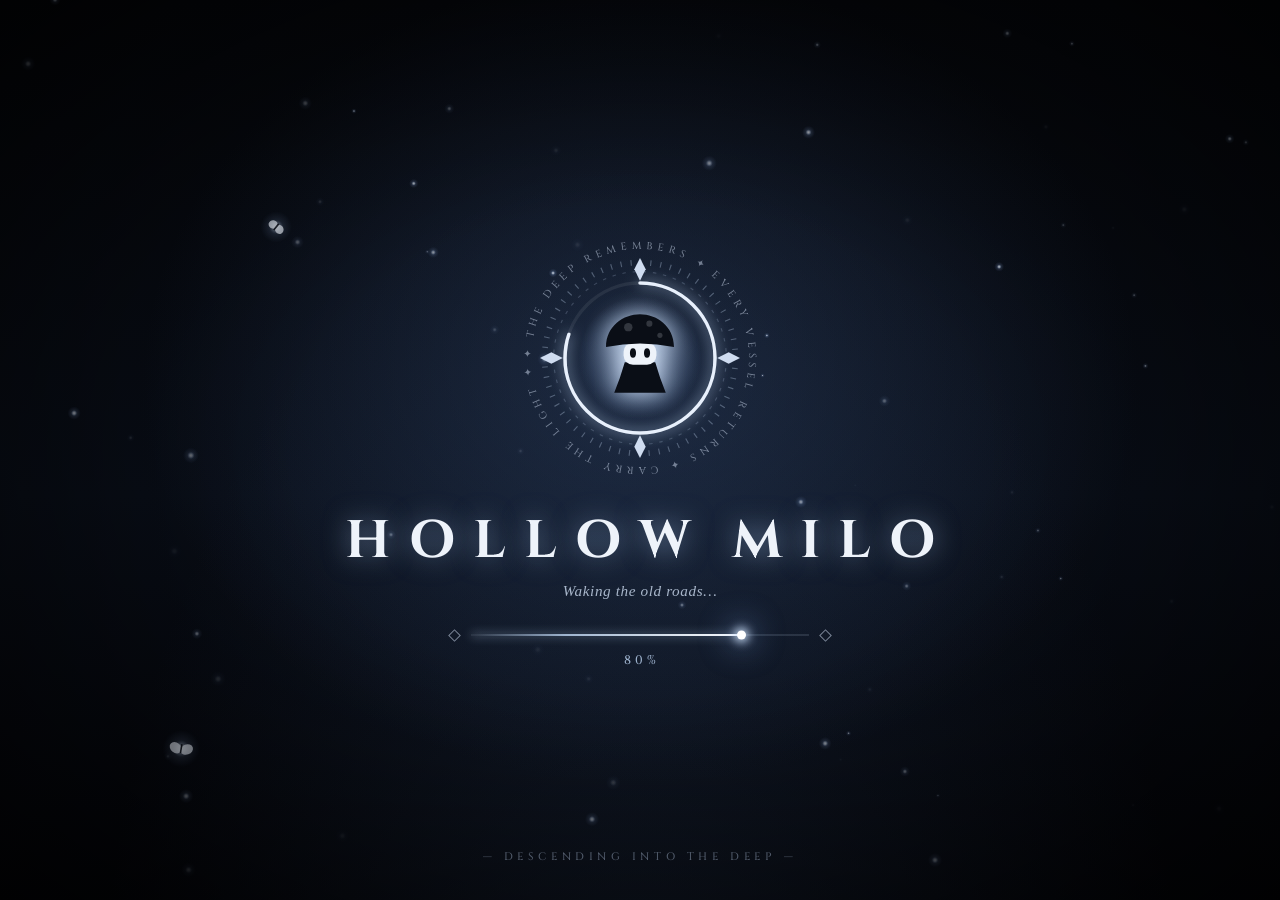
<file: index.html>
<!doctype html>
<html lang="en">
<head>
  <meta charset="UTF-8">
  <meta name="viewport" content="width=device-width, initial-scale=1, viewport-fit=cover">
  <meta name="theme-color" content="#07090f">
  <meta name="description" content="Hollow Milo - a dark, hand-crafted browser platform adventure.">
  <title>Hollow Milo</title>
  <link rel="preload" href="fonts/cinzel-latin-700-normal.woff2" as="font" type="font/woff2" crossorigin>
  <link rel="stylesheet" href="style.css">
  <!-- Supabase is NOT loaded here: auth.js lazy-loads vendor/supabase.js after the game is up. -->
  <script src="config.js" defer></script>
  <script src="js/threshold.js" defer></script>
  <!-- deferred scripts run in this order; game.js goes last -->
  <script src="js/scenery.js" defer></script>
  <script src="js/gachaAnimation.js" defer></script>
  <script src="js/gacha.js" defer></script>
  <script src="js/auth.js" defer></script>
  <script src="js/saveSystem.js" defer></script>
  <script src="js/ui.js" defer></script>
  <!-- the Art Kit: palette, mob silhouettes, the Vessel renderer, feedback bus -->
  <script src="js/art.js" defer></script>
  <script src="js/metroFx.js" defer></script>
  <script src="js/metroid.js" defer></script>
  <!-- one navigation model for every menu (keyboard / mouse / gamepad) -->
  <script src="js/menuNav.js" defer></script>
  <script src="js/game.js" defer></script>
</head>
<body>
  <noscript>
    <div class="noscript">Hollow Milo needs JavaScript enabled to run.</div>
  </noscript>

  <main id="app">
    <!-- Shared SVG symbols: Milo's glyph, the Google mark, and the menu icon set.
         Every icon is drawn in one style (24×24, currentColor) so menus, the HUD
         and buttons all speak the same visual language. -->
    <svg class="svg-defs" aria-hidden="true" focusable="false">
      <defs>
        <radialGradient id="soul-core" cx="50%" cy="50%" r="50%">
          <stop offset="0" stop-color="#ffffff" stop-opacity=".95"/>
          <stop offset=".35" stop-color="#cfe2ff" stop-opacity=".55"/>
          <stop offset="1" stop-color="#6f8fbf" stop-opacity="0"/>
        </radialGradient>
        <radialGradient id="moon-glow" cx="50%" cy="50%" r="50%">
          <stop offset="0" stop-color="#f4f8ff" stop-opacity=".95"/>
          <stop offset=".22" stop-color="#d9e6fa" stop-opacity=".7"/>
          <stop offset=".5" stop-color="#7f9cc8" stop-opacity=".22"/>
          <stop offset="1" stop-color="#3a4f74" stop-opacity="0"/>
        </radialGradient>
        <linearGradient id="thread-grad" x1="0" x2="1">
          <stop offset="0" stop-color="#6f86a8"/>
          <stop offset=".7" stop-color="#d9e4f3"/>
          <stop offset="1" stop-color="#ffffff"/>
        </linearGradient>
        <symbol id="milo-glyph" viewBox="0 0 64 72">
          <path class="mg-cloak" d="M19 44 Q15 58 10 70 L54 70 Q49 58 45 44 Z"/>
          <rect class="mg-face" x="18" y="27" width="28" height="19" rx="8"/>
          <ellipse class="mg-eye" cx="26" cy="36" rx="2.6" ry="4"/>
          <ellipse class="mg-eye" cx="38" cy="36" rx="2.6" ry="4"/>
          <path class="mg-cap" d="M3 31 C3 13 18 3 32 3 C46 3 61 13 61 31 Q32 25 3 31 Z"/>
          <circle class="mg-spot" cx="22" cy="14" r="3.6"/>
          <circle class="mg-spot" cx="40" cy="11" r="2.6"/>
          <circle class="mg-spot" cx="49" cy="21" r="2.2"/>
        </symbol>
        <symbol id="google-mark" viewBox="0 0 48 48">
          <path fill="#FFC107" d="M43.6 20.5H42V20H24v8h11.3C33.7 32.7 29.2 36 24 36c-6.6 0-12-5.4-12-12s5.4-12 12-12c3 0 5.8 1.1 7.9 3l5.7-5.7C34 6.1 29.3 4 24 4 12.9 4 4 12.9 4 24s8.9 20 20 20 20-8.9 20-20c0-1.3-.1-2.4-.4-3.5z"/>
          <path fill="#FF3D00" d="M6.3 14.7l6.6 4.8C14.7 15.1 19 12 24 12c3 0 5.8 1.1 7.9 3l5.7-5.7C34 6.1 29.3 4 24 4 16.3 4 9.7 8.3 6.3 14.7z"/>
          <path fill="#4CAF50" d="M24 44c5.2 0 9.9-2 13.4-5.2l-6.2-5.2C29.2 35.1 26.7 36 24 36c-5.2 0-9.6-3.3-11.3-8l-6.5 5C9.5 39.6 16.2 44 24 44z"/>
          <path fill="#1976D2" d="M43.6 20.5H42V20H24v8h11.3c-.8 2.2-2.2 4.2-4.1 5.6l6.2 5.2C37 39.2 44 34 44 24c0-1.3-.1-2.4-.4-3.5z"/>
        </symbol>
        <!-- menu / HUD icon set: 24×24, stroke = currentColor -->
        <symbol id="icon-play" viewBox="0 0 24 24"><path fill="currentColor" stroke="none" d="M8 5.5v13l11-6.5z"/></symbol>
        <symbol id="icon-wish" viewBox="0 0 24 24"><rect x="9" y="10.5" width="6" height="9.5" rx="1.6"/><path d="M12 3.5c1.7 1.7 2.5 3 2.5 4.2a2.5 2.5 0 0 1-5 0c0-1.2.8-2.5 2.5-4.2z"/></symbol>
        <symbol id="icon-vessel" viewBox="0 0 24 24"><circle cx="12" cy="8.5" r="3.8"/><path d="M5 20.5c1.2-4.2 3.8-6.3 7-6.3s5.8 2.1 7 6.3"/></symbol>
        <symbol id="icon-gear" viewBox="0 0 24 24"><circle cx="12" cy="12" r="3.2"/><path d="M12 3.2v2.3M12 18.5v2.3M3.2 12h2.3M18.5 12h2.3M5.9 5.9l1.6 1.6M16.5 16.5l1.6 1.6M18.1 5.9l-1.6 1.6M7.5 16.5l-1.6 1.6"/></symbol>
        <symbol id="icon-pad" viewBox="0 0 24 24"><rect x="2.8" y="7.5" width="18.4" height="11" rx="3.6"/><path d="M7 11v4M5 13h4"/><circle cx="16" cy="12" r="1.1"/><circle cx="18.6" cy="14.3" r="1.1"/></symbol>
        <symbol id="icon-scroll" viewBox="0 0 24 24"><path d="M8 4h9a2 2 0 0 1 2 2v12a2 2 0 0 1-2 2H8"/><path d="M8 4a2 2 0 0 0-2 2v2h2M8 20a2 2 0 0 0 2-2v-2H8"/><path d="M11 9h5M11 13h5"/></symbol>
        <symbol id="icon-exit" viewBox="0 0 24 24"><path d="M13.5 4H17a2 2 0 0 1 2 2v12a2 2 0 0 1-2 2h-3.5"/><path d="M10 8l-4 4 4 4M6 12h9"/></symbol>
        <symbol id="icon-pause" viewBox="0 0 24 24"><path d="M9 5v14M15 5v14"/></symbol>
        <symbol id="icon-map" viewBox="0 0 24 24"><path d="M9 5 4 7v12l5-2 6 2 5-2V5l-5 2-6-2z"/><path d="M9 5v12M15 7v12"/></symbol>
        <symbol id="icon-flag" viewBox="0 0 24 24"><path d="M7 21V4"/><path d="M7 5h9l-2.3 3L16 11H7z"/></symbol>
        <symbol id="icon-lock" viewBox="0 0 24 24"><rect x="6" y="11" width="12" height="9" rx="2"/><path d="M9 11V8a3 3 0 0 1 6 0v3"/></symbol>
        <symbol id="icon-heart" viewBox="0 0 24 24"><path d="M12 20s-7-4.4-7-9.5A3.8 3.8 0 0 1 12 8a3.8 3.8 0 0 1 7 2.5C19 15.6 12 20 12 20z"/></symbol>
        <symbol id="icon-geo" viewBox="0 0 24 24"><path fill="currentColor" stroke="none" d="M12 3l6 6-6 12L6 9z"/></symbol>
        <symbol id="icon-ladder" viewBox="0 0 24 24"><path d="M8 4v16M16 4v16M8 8h8M8 12h8M8 16h8"/></symbol>
        <symbol id="icon-back" viewBox="0 0 24 24"><path d="M11 6l-6 6 6 6"/><path d="M5 12h14"/></symbol>
      </defs>
    </svg>

    <section id="loading-screen" class="screen loading-screen" aria-label="Loading Hollow Milo">
      <canvas class="veil-canvas" data-veil="loading" aria-hidden="true"></canvas>
      <div class="loading-vignette" aria-hidden="true"></div>

      <div class="loading-stage">
        <div class="sigil" aria-hidden="true">
          <svg viewBox="0 0 220 220" class="sigil-svg">
            <defs>
              <path id="sigil-text-path" d="M110 110 m-96 0 a96 96 0 1 1 192 0 a96 96 0 1 1 -192 0"/>
            </defs>
            <g class="sigil-runes">
              <text><textPath href="#sigil-text-path" textLength="595">✦ THE DEEP REMEMBERS ✦ EVERY VESSEL RETURNS ✦ CARRY THE LIGHT ✦</textPath></text>
            </g>
            <circle class="sigil-ticks" cx="110" cy="110" r="84"/>
            <circle class="sigil-ring" cx="110" cy="110" r="76"/>
            <circle class="sigil-track" cx="110" cy="110" r="66"/>
            <circle id="loading-ring" class="sigil-progress" cx="110" cy="110" r="66"/>
            <g class="sigil-points">
              <path d="M110 22 l5 10 -5 10 -5 -10z"/><path d="M110 178 l5 10 -5 10 -5 -10z"/>
              <path d="M22 110 l10 5 10 -5 -10 -5z"/><path d="M178 110 l10 5 10 -5 -10 -5z"/>
            </g>
            <circle class="sigil-core" cx="110" cy="110" r="54" fill="url(#soul-core)"/>
          </svg>
          <svg class="sigil-milo" viewBox="0 0 64 72"><use href="#milo-glyph"/></svg>
        </div>

        <h1 class="loading-title" aria-label="Hollow Milo">
          <span style="--i:0">H</span><span style="--i:1">O</span><span style="--i:2">L</span><span style="--i:3">L</span><span style="--i:4">O</span><span style="--i:5">W</span>
          <span class="gap"></span>
          <span style="--i:7">M</span><span style="--i:8">I</span><span style="--i:9">L</span><span style="--i:10">O</span>
        </h1>
        <p id="loading-lore" class="loading-lore">Kindling the lantern…</p>

        <div class="thread" aria-hidden="true">
          <span class="thread-cap left"></span>
          <div class="loading-track" role="progressbar" aria-label="Loading" aria-valuemin="0" aria-valuemax="100">
            <div id="loading-progress" class="loading-progress"><i class="thread-ember"></i></div>
          </div>
          <span class="thread-cap right"></span>
        </div>
        <strong id="loading-percent" class="loading-percent">0%</strong>
      </div>

      <div class="loading-footer" aria-hidden="true">— Descending into the deep —</div>
    </section>

    <section id="login-screen" class="screen hidden threshold-screen" aria-labelledby="login-title">
      <canvas class="veil-canvas" data-veil="login" aria-hidden="true"></canvas>
      <div class="threshold-fog fog-a" aria-hidden="true"></div>
      <div class="threshold-fog fog-b" aria-hidden="true"></div>

      <div class="threshold-shell">
        <!-- Left: the gate. A living illustration of Milo at the edge of the kingdom. -->
        <aside class="threshold-art" aria-hidden="true">
          <svg class="threshold-scene" viewBox="0 0 600 800" preserveAspectRatio="xMidYMax slice">
            <circle class="scene-moon-halo" cx="300" cy="250" r="250" fill="url(#moon-glow)"/>
            <circle class="scene-moon" cx="300" cy="250" r="92"/>
            <g class="scene-moon-shade"><circle cx="270" cy="226" r="18"/><circle cx="328" cy="272" r="11"/><circle cx="318" cy="214" r="7"/><circle cx="262" cy="284" r="6"/></g>
            <circle class="scene-ring r1" cx="300" cy="250" r="128"/>
            <circle class="scene-ring r2" cx="300" cy="250" r="164"/>
            <path class="scene-far" d="M0 800 L0 600 L8 600 L8 401 L13 401 L20 348 L28 401 L33 401 L33 600 L56 600 L56 524 L63 524 L72 485 L82 524 L89 524 L89 600 L110 600 L110 474 L117 474 L126 421 L136 474 L143 474 L143 518 L149 518 L153 500 L157 518 L163 518 L163 600 L184 600 L184 420 L192 420 L204 319 L216 420 L224 420 L224 600 L235 600 L235 502 L241 502 L250 426 L259 502 L265 502 L265 536 L271 536 L275 518 L279 536 L285 536 L285 600 L312 600 L312 441 L319 441 L329 401 L339 441 L346 441 L346 600 L374 600 L374 500 L378 500 L384 458 L390 500 L394 500 L394 535 L400 535 L404 517 L408 535 L414 535 L414 600 L433 600 L433 472 L437 472 L442 432 L447 472 L451 472 L451 600 L467 600 L467 431 L473 431 L482 359 L491 431 L497 431 L497 490 L503 490 L507 472 L511 490 L517 490 L517 600 L524 600 L524 447 L528 447 L535 419 L542 447 L546 447 L546 501 L552 501 L556 483 L560 501 L566 501 L566 600 L591 600 L591 474 L596 474 L603 419 L610 474 L615 474 L615 800 Z"/>
            <g class="scene-windows">
              <rect x="200" y="440" width="4" height="9"/><rect x="326" y="460" width="4" height="8"/><rect x="480" y="450" width="4" height="9"/><rect x="120" y="500" width="3" height="7"/><rect x="537" y="470" width="3" height="7"/>
            </g>
            <path class="scene-near" d="M0 800 L0 690 L28 690 L28 579 L38 579 L54 458 L70 579 L80 579 L80 618 L86 618 L90 600 L94 618 L100 618 L100 690 L129 690 L129 627 L136 627 L147 552 L158 627 L165 627 L165 649 L171 649 L175 631 L179 649 L185 649 L185 690 L417 690 L417 594 L426 594 L439 489 L452 594 L461 594 L461 628 L467 628 L471 610 L475 628 L481 628 L481 690 L494 690 L494 569 L502 569 L513 493 L524 569 L532 569 L532 611 L538 611 L542 593 L546 611 L552 611 L552 690 L576 690 L576 592 L582 592 L590 541 L599 592 L605 592 L615 800 Z"/>
            <!-- the ledge Milo stands on -->
            <path class="scene-ledge" d="M0 800 L0 606 Q90 598 170 576 Q240 557 300 556 Q362 557 430 576 Q510 598 600 606 L600 800 Z"/>
            <path class="scene-rim" d="M60 600 Q120 592 170 576 Q240 557 300 556 Q362 557 430 576 Q480 590 540 600"/>
            <g class="scene-chains">
              <path d="M70 0 V150"/><path d="M96 0 V96"/><path d="M520 0 V180"/><path d="M548 0 V120"/>
            </g>
            <g class="scene-hero">
              <ellipse class="scene-shadow" cx="300" cy="557" rx="38" ry="5"/>
              <use href="#milo-glyph" x="268" y="486" width="64" height="72"/>
              <g class="scene-lantern">
                <path class="lantern-staff" d="M326 540 L352 474"/>
                <circle class="lantern-glow" cx="356" cy="482" r="30"/>
                <path class="lantern-chain" d="M356 470 V476"/>
                <path class="lantern-body" d="M350 476 h12 l-2 15 h-8z"/>
              </g>
            </g>
          </svg>

          <div class="threshold-brand">
            <span class="brand-eyebrow">The Threshold</span>
            <strong class="brand-title">Hollow Milo</strong>
            <p id="threshold-lore" class="brand-lore">“Every vessel begins at the gate. Few remember the way back.”</p>
          </div>
        </aside>

        <!-- Right: the shrine tablet that holds the actual form. -->
        <div class="threshold-panel">
          <div class="panel-crown" aria-hidden="true"><span></span><i></i><span></span></div>

          <div class="auth-tabs" role="tablist" aria-label="Account">
            <button class="auth-tab active" id="login-tab-login" type="button" role="tab" aria-selected="true" data-mode="login">Log in</button>
            <button class="auth-tab" id="login-tab-signup" type="button" role="tab" aria-selected="false" data-mode="signup">Create account</button>
            <span class="auth-tab-ink" aria-hidden="true"></span>
          </div>

          <h1 id="login-title" class="panel-title">Welcome back, vessel</h1>
          <p id="login-copy" class="auth-copy">Continue with Google to create a new account or access your existing progress.</p>

          <div id="login-providers" class="auth-provider-grid"></div>
          <div class="auth-divider"><span>or by email</span></div>

          <form id="login-form" class="auth-form" novalidate>
            <label class="auth-field">
              <span class="field-label">Email address</span>
              <span class="field-shell">
                <svg class="field-icon" viewBox="0 0 24 24" aria-hidden="true"><path d="M3 6.5h18v11H3z M3.5 7l8.5 6.5L20.5 7"/></svg>
                <input id="login-email" type="email" name="email" autocomplete="email" placeholder="you@example.com" required>
              </span>
            </label>
            <label class="auth-field">
              <span class="field-label">Password</span>
              <span class="field-shell">
                <svg class="field-icon" viewBox="0 0 24 24" aria-hidden="true"><path d="M6 11h12v9H6z M8.5 11V8a3.5 3.5 0 0 1 7 0v3"/></svg>
                <input id="login-password" type="password" name="password" autocomplete="current-password" placeholder="At least 6 characters" minlength="6" required>
                <button class="field-reveal" id="login-reveal" type="button" aria-label="Show password" aria-pressed="false">
                  <svg viewBox="0 0 24 24" aria-hidden="true"><path d="M2 12s3.6-6.5 10-6.5S22 12 22 12s-3.6 6.5-10 6.5S2 12 2 12z"/><circle cx="12" cy="12" r="3"/></svg>
                </button>
              </span>
            </label>
            <button class="game-button primary auth-submit" id="login-submit" type="submit"><span>Log in</span></button>
          </form>

          <button class="auth-link" id="login-forgot" type="button">Forgot password?</button>
          <p id="login-status" class="auth-status" role="status" aria-live="polite"></p>

          <div class="auth-switch">
            <span id="login-switch-label">New to Hollow Milo?</span>
            <button class="auth-link" id="login-switch" type="button">Create an account</button>
          </div>

          <button class="auth-guest" id="login-guest" type="button">
            <svg viewBox="0 0 24 24" aria-hidden="true"><path d="M12 2v3 M9 5h6l1 3H8z M8 8h8v9a4 4 0 0 1-8 0z M12 11.5c1.2 1.3 1.2 3 0 4.2c-1.2-1.2-1.2-2.9 0-4.2z"/></svg>
            <span><b>Wander as a Guest</b><small>Progress stays on this device</small></span>
          </button>
          <p class="auth-note">Sign in later to carry your guest save into the cloud.</p>
        </div>
      </div>
    </section>

    <!-- ============================ MAIN MENU ============================
         Hierarchy: Play (primary) → journey (Wish / Vessels) → system
         (Settings / Controls / Credits / Quit). Keyboard, mouse and gamepad
         all drive the same highlighted button (js/menuNav.js). -->
    <section id="home-screen" class="screen hidden menu-screen home-screen">
      <canvas class="veil-canvas" data-veil="home" aria-hidden="true"></canvas>
      <div class="menu-fog fog-a" aria-hidden="true"></div>
      <div class="menu-fog fog-b" aria-hidden="true"></div>
      <div class="home-vignette" aria-hidden="true"></div>

      <div class="home-stage">
        <header class="menu-brand">
          <div class="eyebrow brand-eyebrow-line">✦ A forgotten kingdom awaits ✦</div>
          <h1 class="game-title home-title" aria-label="Hollow Milo">
            <span style="--i:0">H</span><span style="--i:1">O</span><span style="--i:2">L</span><span style="--i:3">L</span><span style="--i:4">O</span><span style="--i:5">W</span>
            <span class="gap"></span>
            <span style="--i:7">M</span><span style="--i:8">I</span><span style="--i:9">L</span><span style="--i:10">O</span>
          </h1>
          <p class="subtitle home-subtitle">Descend through seven forgotten realms, fell their guardians, gather Geo, and awaken new vessels at the shrine.</p>
        </header>

        <div class="home-stats" role="group" aria-label="Progress">
          <span class="stat-pill"><svg class="icon" aria-hidden="true"><use href="#icon-geo"/></svg> <b id="home-coins">0</b></span>
          <span class="stat-pill"><svg class="icon" aria-hidden="true"><use href="#icon-vessel"/></svg> <b id="current-hero">Milo</b></span>
          <button class="stat-pill chip-btn" id="account-chip" type="button" onclick="openAccount()">👤 Guest</button>
          <button class="stat-pill chip-btn" id="home-auth-button" type="button" onclick="openLogin()">👤 Log in</button>
        </div>

        <nav class="menu-nav" aria-label="Main menu">
          <button class="menu-btn play" type="button" onclick="goScreen(openPlay)">
            <svg class="icon" aria-hidden="true"><use href="#icon-play"/></svg>
            <span class="menu-btn-label">Play</span>
            <span class="menu-btn-sub">Begin the journey</span>
          </button>

          <div class="menu-group" aria-label="Journey">
            <button class="menu-btn" type="button" onclick="goScreen(openGacha)">
              <svg class="icon" aria-hidden="true"><use href="#icon-wish"/></svg>
              <span class="menu-btn-label">Wish</span>
              <span class="menu-btn-sub">Summon vessels</span>
            </button>
            <button class="menu-btn" type="button" onclick="goScreen(openHeroes)">
              <svg class="icon" aria-hidden="true"><use href="#icon-vessel"/></svg>
              <span class="menu-btn-label">Vessels</span>
              <span class="menu-btn-sub">Choose your hero</span>
            </button>
          </div>

          <div class="menu-group system" aria-label="System">
            <button class="menu-btn ghost" type="button" onclick="goScreen(openSettings)">
              <svg class="icon" aria-hidden="true"><use href="#icon-gear"/></svg>
              <span class="menu-btn-label">Settings</span>
            </button>
            <button class="menu-btn ghost" type="button" onclick="goScreen(openControls)">
              <svg class="icon" aria-hidden="true"><use href="#icon-pad"/></svg>
              <span class="menu-btn-label">Controls</span>
            </button>
            <button class="menu-btn ghost" type="button" onclick="goScreen(openCredits)">
              <svg class="icon" aria-hidden="true"><use href="#icon-scroll"/></svg>
              <span class="menu-btn-label">Credits</span>
            </button>
            <button class="menu-btn ghost" type="button" onclick="openQuit()">
              <svg class="icon" aria-hidden="true"><use href="#icon-exit"/></svg>
              <span class="menu-btn-label">Quit</span>
            </button>
          </div>
        </nav>

        <p class="menu-hint" id="menu-hint">
          <kbd>↑</kbd><kbd>↓</kbd> navigate · <kbd>Enter</kbd> select · <kbd>Esc</kbd> back · gamepad supported
        </p>
      </div>
    </section>

    <!-- Play: mode select (both existing game modes) -->
    <div id="play-overlay" class="modal hidden" role="dialog" aria-modal="true" aria-labelledby="play-title">
      <div class="overlay-card">
        <button class="overlay-close" type="button" data-close onclick="closeOverlay()" aria-label="Close">✕</button>
        <div class="eyebrow">Choose your path</div>
        <h2 id="play-title">Play</h2>
        <div class="mode-grid">
          <button class="mode-card" type="button" onclick="goScreen(openMap)">
            <svg class="icon mode-icon" aria-hidden="true"><use href="#icon-flag"/></svg>
            <strong>Levels</strong>
            <span>Seven worlds of classic platforming — climb, fight, and reach the goal banner.</span>
            <em>▶ Enter</em>
          </button>
          <button class="mode-card" type="button" onclick="goScreen(openMetro)">
            <svg class="icon mode-icon" aria-hidden="true"><use href="#icon-ladder"/></svg>
            <strong>Descend</strong>
            <span>The Hollow Descent — a Metroidvania dive through rooms, abilities, charms and a boss below.</span>
            <em>▶ Enter</em>
          </button>
        </div>
        <button class="back-button" type="button" data-close onclick="closeOverlay()">← Back</button>
      </div>
    </div>

    <!-- Quit: web games cannot close the tab; this returns to the Threshold. -->
    <div id="quit-overlay" class="modal hidden" role="dialog" aria-modal="true" aria-labelledby="quit-title">
      <div class="overlay-card small">
        <svg class="icon quit-icon" aria-hidden="true"><use href="#icon-exit"/></svg>
        <h2 id="quit-title">Return to the Threshold?</h2>
        <p class="overlay-copy">Your journey is saved. The gate will wait for you.</p>
        <div class="overlay-actions">
          <button class="menu-btn" type="button" data-close onclick="closeOverlay()">Stay</button>
          <button class="menu-btn danger" type="button" onclick="confirmQuit()">Quit to title</button>
        </div>
      </div>
    </div>

    <section id="heroes-screen" class="screen hidden menu-screen scroll-screen">
      <div class="content-shell">
        <header class="screen-header">
          <button class="back-button compact" type="button" onclick="goScreen(showHome)">← Home</button>
          <div>
            <div class="eyebrow">Vessels</div>
            <h1>Choose Your Vessel</h1>
          </div>
          <div class="coin-pill">◈ <span id="hero-coins">0</span></div>
        </header>
        <div id="hero-grid" class="hero-grid"></div>
      </div>
    </section>

    <section id="settings-screen" class="screen hidden menu-screen">
      <div class="menu-card settings-card">
        <button class="back-button compact" type="button" onclick="goScreen(showHome)">← Home</button>
        <div class="eyebrow">Options</div>
        <h1>Settings</h1>

        <div class="setting-row">
          <div>
            <strong>Music</strong>
            <p>Background music preference</p>
          </div>
          <button class="toggle-button" type="button" onclick="toggleSetting(this)">ON</button>
        </div>

        <div class="setting-row">
          <div>
            <strong>Sound</strong>
            <p>Sound effects preference</p>
          </div>
          <button class="toggle-button" type="button" onclick="toggleSetting(this)">ON</button>
        </div>

        <div class="eyebrow settings-section">Interface &amp; controls</div>

        <div class="setting-row">
          <div>
            <strong>Control hints</strong>
            <p>Context prompts for ladders and the goal banner.</p>
          </div>
          <button class="toggle-button" type="button" data-opt="controlHints" onclick="toggleSetting(this)">ON</button>
        </div>

        <div class="setting-row">
          <div>
            <strong>Reduce motion</strong>
            <p>Calmer menus: no entrance or wipe animations.</p>
          </div>
          <button class="toggle-button" type="button" data-opt="reduceMotion" onclick="toggleSetting(this)">OFF</button>
        </div>

        <div class="setting-row">
          <div>
            <strong>High-contrast HUD</strong>
            <p>Stronger outlines and text over the game world.</p>
          </div>
          <button class="toggle-button" type="button" data-opt="highContrast" onclick="toggleSetting(this)">OFF</button>
        </div>

        <div class="setting-row">
          <div>
            <strong>Controls</strong>
            <p>See the full control scheme for every mode.</p>
          </div>
          <button class="toggle-button" type="button" onclick="goScreen(openControls)">VIEW</button>
        </div>

        <p class="settings-note">Settings are saved locally and (if you are signed in) in your cloud save. The Music toggle also controls ambient sound; the Descent &amp; accessibility rows below apply everywhere.</p>
      </div>
    </section>

    <section id="controls-screen" class="screen hidden menu-screen scroll-screen">
      <div class="content-shell">
        <header class="screen-header">
          <button class="back-button compact" type="button" onclick="goScreen(showHome)">← Home</button>
          <div>
            <div class="eyebrow">Reference</div>
            <h1>Controls</h1>
          </div>
        </header>

        <div class="controls-grid">
          <div class="menu-card controls-panel">
            <h2><svg class="icon" aria-hidden="true"><use href="#icon-flag"/></svg> Levels — classic platforming</h2>
            <ul class="key-list">
              <li><span><kbd>A</kbd>/<kbd>D</kbd> or <kbd>←</kbd>/<kbd>→</kbd></span><em>Move</em></li>
              <li><span><kbd>W</kbd>/<kbd>↑</kbd></span><em>Climb up a ladder</em></li>
              <li><span><kbd>S</kbd>/<kbd>↓</kbd></span><em>Climb down a ladder</em></li>
              <li><span><kbd>Space</kbd></span><em>Jump · hop off a ladder</em></li>
              <li><span><kbd>F</kbd> / <kbd>J</kbd></span><em>Attack</em></li>
              <li><span><kbd>E</kbd></span><em>Interact · special ability</em></li>
              <li><span><kbd>Shift</kbd></span><em>Dash</em></li>
              <li><span><kbd>Esc</kbd></span><em>Pause</em></li>
            </ul>
            <p class="settings-note">Ladders need no jump — walk onto one and press <kbd>W</kbd> or <kbd>S</kbd>. Leave at the top, at the ground, sideways, or hop off with <kbd>Space</kbd>.</p>
          </div>

          <div class="menu-card controls-panel">
            <h2><svg class="icon" aria-hidden="true"><use href="#icon-ladder"/></svg> Descend — the Hollow Descent</h2>
            <ul class="key-list">
              <li><span><kbd>↑</kbd></span><em>Rest / talk</em></li>
              <li><span>hold <kbd>↑</kbd>/<kbd>↓</kbd> + attack</span><em>Aim</em></li>
              <li><span><kbd>Q</kbd></span><em>Heal</em></li>
              <li><span><kbd>R</kbd></span><em>Lantern</em></li>
              <li><span><kbd>G</kbd></span><em>Hook</em></li>
              <li><span><kbd>↓</kbd>+<kbd>Space</kbd> in air</span><em>Dive</em></li>
              <li><span><kbd>M</kbd> · <kbd>C</kbd> at benches</span><em>Map · charms</em></li>
              <li><span><kbd>Esc</kbd></span><em>Pause</em></li>
            </ul>
          </div>

          <div class="menu-card controls-panel">
            <h2><svg class="icon" aria-hidden="true"><use href="#icon-pad"/></svg> Menus &amp; gamepad</h2>
            <ul class="key-list">
              <li><span><kbd>↑</kbd><kbd>↓</kbd> / <kbd>W</kbd><kbd>S</kbd></span><em>Move the selection</em></li>
              <li><span><kbd>Enter</kbd> / <kbd>Space</kbd></span><em>Select</em></li>
              <li><span><kbd>Esc</kbd></span><em>Back / close</em></li>
              <li><span>D-pad / left stick</span><em>Navigate &amp; move</em></li>
              <li><span>A · X · B</span><em>Jump · attack · interact</em></li>
              <li><span>RB · Start</span><em>Dash · pause</em></li>
            </ul>
          </div>
        </div>
      </div>
    </section>

    <section id="credits-screen" class="screen hidden menu-screen">
      <div class="content-shell credits-shell">
        <header class="screen-header">
          <button class="back-button compact" type="button" onclick="goScreen(showHome)">← Home</button>
          <div>
            <div class="eyebrow">The lantern remembers</div>
            <h1>Credits</h1>
          </div>
        </header>

        <div class="menu-card credits-card">
          <svg class="credits-milo" viewBox="0 0 64 72" aria-hidden="true"><use href="#milo-glyph"/></svg>
          <h2>Hollow Milo</h2>
          <p class="credits-tag">An original, hand-crafted adventure in a forgotten kingdom.</p>

          <dl class="credits-list">
            <div><dt>Story, world &amp; vessels</dt><dd>The Hollow Milo team</dd></div>
            <div><dt>Art, animation &amp; effects</dt><dd>Procedural — drawn in code, no asset packs</dd></div>
            <div><dt>Music &amp; ambience</dt><dd>Generated at runtime (WebAudio)</dd></div>
            <div><dt>Typeface</dt><dd>Cinzel by Natanael Gama — SIL Open Font License</dd></div>
            <div><dt>Accounts &amp; cloud saves</dt><dd>Supabase</dd></div>
            <div><dt>Engine</dt><dd>Vanilla JavaScript &amp; HTML Canvas</dd></div>
          </dl>

          <p class="credits-note">Inspired by the mood of games like Hollow Knight — every name, character and line of art here is original.</p>
          <p class="credits-thanks">✦ Thank you for playing — carry the light. ✦</p>
        </div>
      </div>
    </section>

    <section id="map-screen" class="screen hidden game-screen">
      <canvas id="gameCanvas" aria-label="Hollow Milo game"></canvas>

      <div class="game-hud" aria-live="polite">
        <div class="hud-group">
          <span class="hud-pill geo-pill">◈ <span id="game-coins">0</span></span>
          <div class="hud-vitals">
            <div class="hud-masks" id="hud-masks" aria-hidden="true"></div>
            <div class="hud-health-line">
              <svg class="icon heart-icon" aria-hidden="true"><use href="#icon-heart"/></svg>
              <span class="hud-count"><span id="health">3</span><small>/3</small></span>
              <div class="health-bar" aria-hidden="true">
                <div id="health-fill" class="health-fill"></div>
              </div>
            </div>
          </div>
        </div>

        <div class="hud-objective">
          <strong id="hud-level">Forgotten Crossroads · Level 1</strong>
          <span id="hud-goal">Reach the goal banner</span>
        </div>

        <div class="hud-group hud-actions">
          <button class="hud-button" id="pause-btn" type="button" onclick="togglePause()" aria-label="Pause the game">
            <svg class="icon" aria-hidden="true"><use href="#icon-pause"/></svg><span>Pause</span>
          </button>
          <button class="hud-button" type="button" onclick="goScreen(openMap)" aria-label="Open world map">
            <svg class="icon" aria-hidden="true"><use href="#icon-map"/></svg><span>Map</span>
          </button>
        </div>
      </div>

      <div id="context-prompt" class="context-prompt hidden" aria-hidden="true"></div>

      <!-- Pause: freezes the level; Esc resumes. Controls live inline so leaving
           the pause menu never risks losing the run. -->
      <div id="pause-overlay" class="pause-overlay hidden" role="dialog" aria-modal="true" aria-labelledby="pause-title">
        <div class="overlay-card pause-card">
          <div class="eyebrow">The world holds its breath</div>
          <h2 id="pause-title">Paused</h2>
          <div class="pause-actions">
            <button class="menu-btn play" type="button" onclick="togglePause()">
              <svg class="icon" aria-hidden="true"><use href="#icon-play"/></svg>
              <span class="menu-btn-label">Resume</span>
            </button>
            <button class="menu-btn" type="button" onclick="restartLevel()">Restart level</button>
            <button class="menu-btn" type="button" onclick="goScreen(openMap)">World map</button>
            <button class="menu-btn ghost" type="button" onclick="goScreen(showHome)">Home</button>
          </div>
          <details class="pause-controls">
            <summary>Controls</summary>
            <ul class="key-list compact">
              <li><span><kbd>A</kbd>/<kbd>D</kbd> · <kbd>←</kbd>/<kbd>→</kbd></span><em>Move</em></li>
              <li><span><kbd>W</kbd>/<kbd>↑</kbd> · <kbd>S</kbd>/<kbd>↓</kbd></span><em>Climb ladders</em></li>
              <li><span><kbd>Space</kbd> · <kbd>Shift</kbd></span><em>Jump · dash</em></li>
              <li><span><kbd>F</kbd>/<kbd>J</kbd> · <kbd>E</kbd></span><em>Attack · interact/ability</em></li>
            </ul>
          </details>
          <p class="menu-hint"><kbd>Esc</kbd> resume</p>
        </div>
      </div>
    </section>

    <!-- Full-screen wipe used between menus and gameplay (js/menuNav.js). -->
    <div id="screen-wipe" class="screen-wipe" aria-hidden="true"></div>
  </main>

  <!-- Safety net: if the game never boots (blocked script, old cache, JS error) show a way out instead of a frozen bar. -->
  <script>
    (function () {
      function stuck(msg) {
        var p = document.getElementById("loading-lore");
        if (!p || window.__miloBooted) return;
        p.innerHTML = msg + ' <a href="#" style="color:#e8edf3;text-decoration:underline" onclick="(navigator.serviceWorker?navigator.serviceWorker.getRegistrations().then(function(r){return Promise.all(r.map(function(x){return x.unregister()}))}):Promise.resolve()).then(function(){location.reload()});return false">Reload</a>';
      }
      setTimeout(function () { stuck("Taking longer than expected…"); }, 6000);
      window.addEventListener("error", function (e) { stuck("Something went wrong (" + (e.message || "script error") + ")."); });
    })();
  </script>
</body>
</html>
</file>
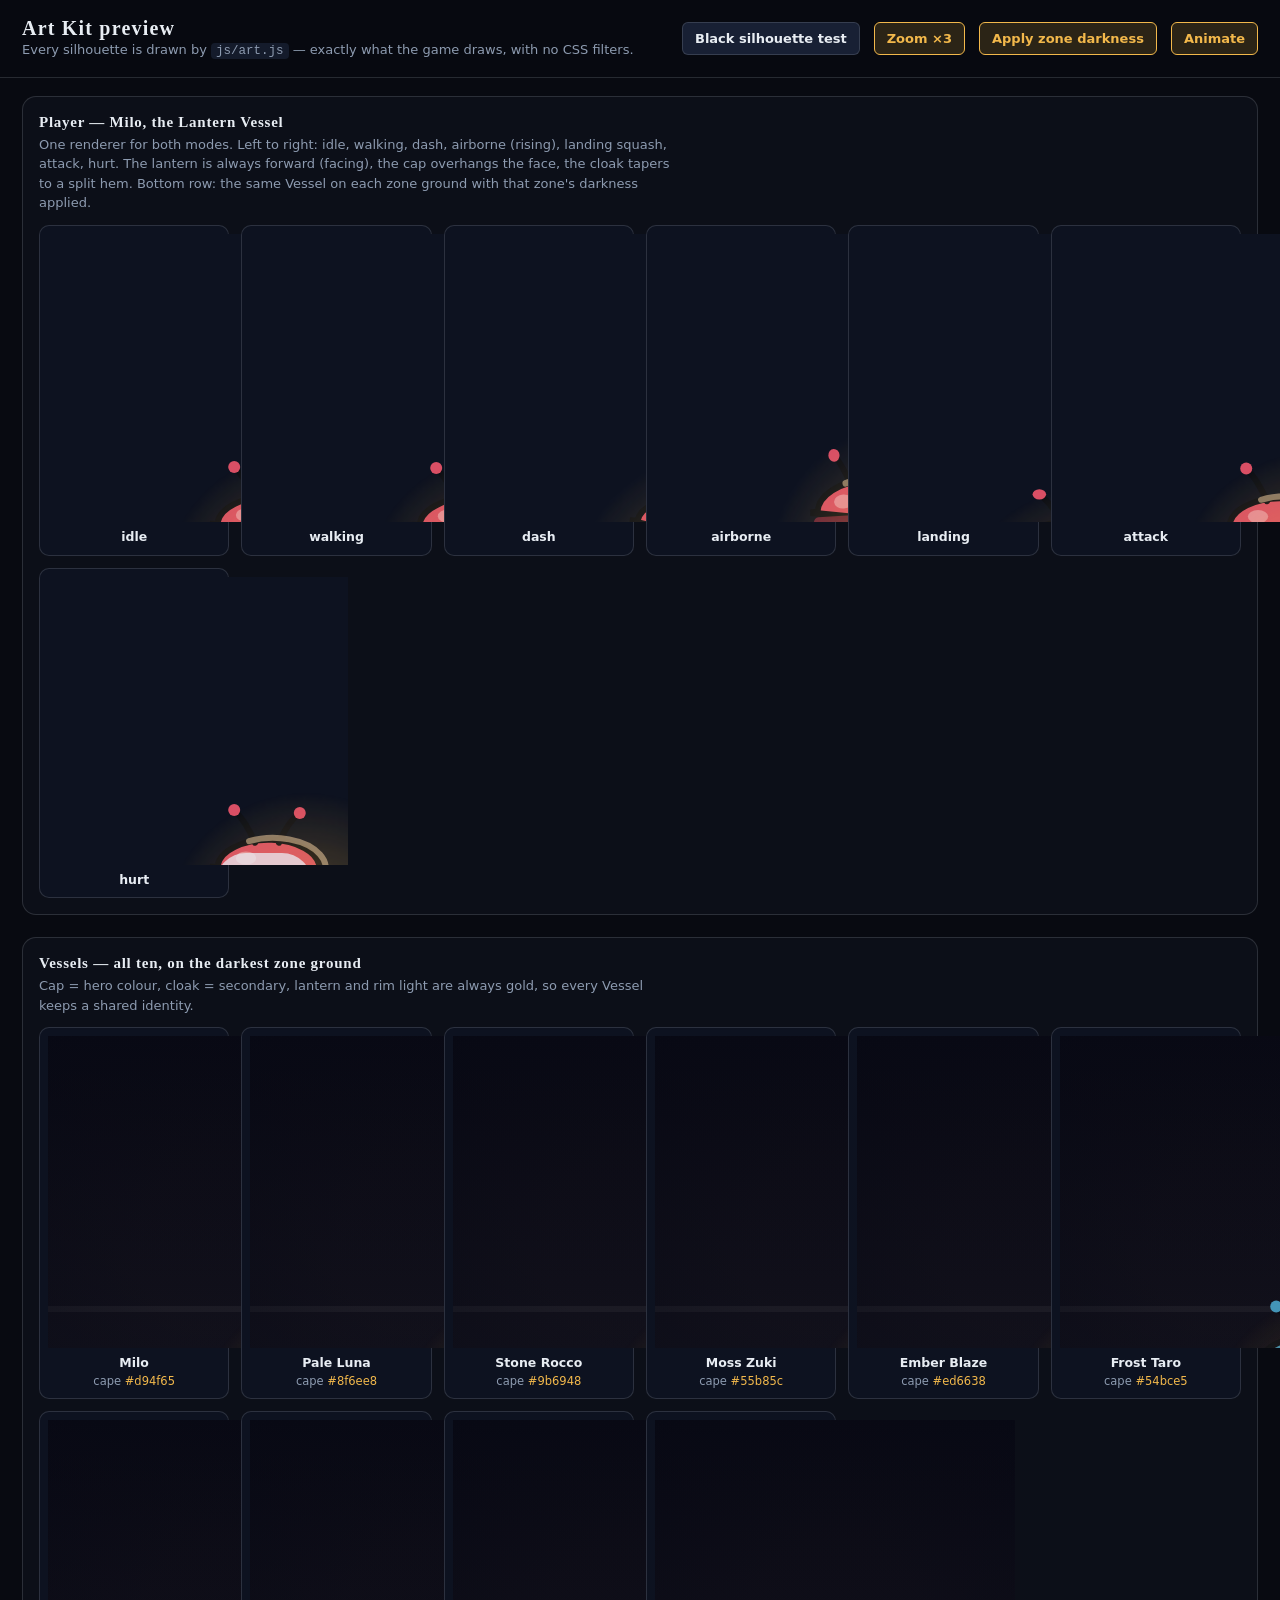
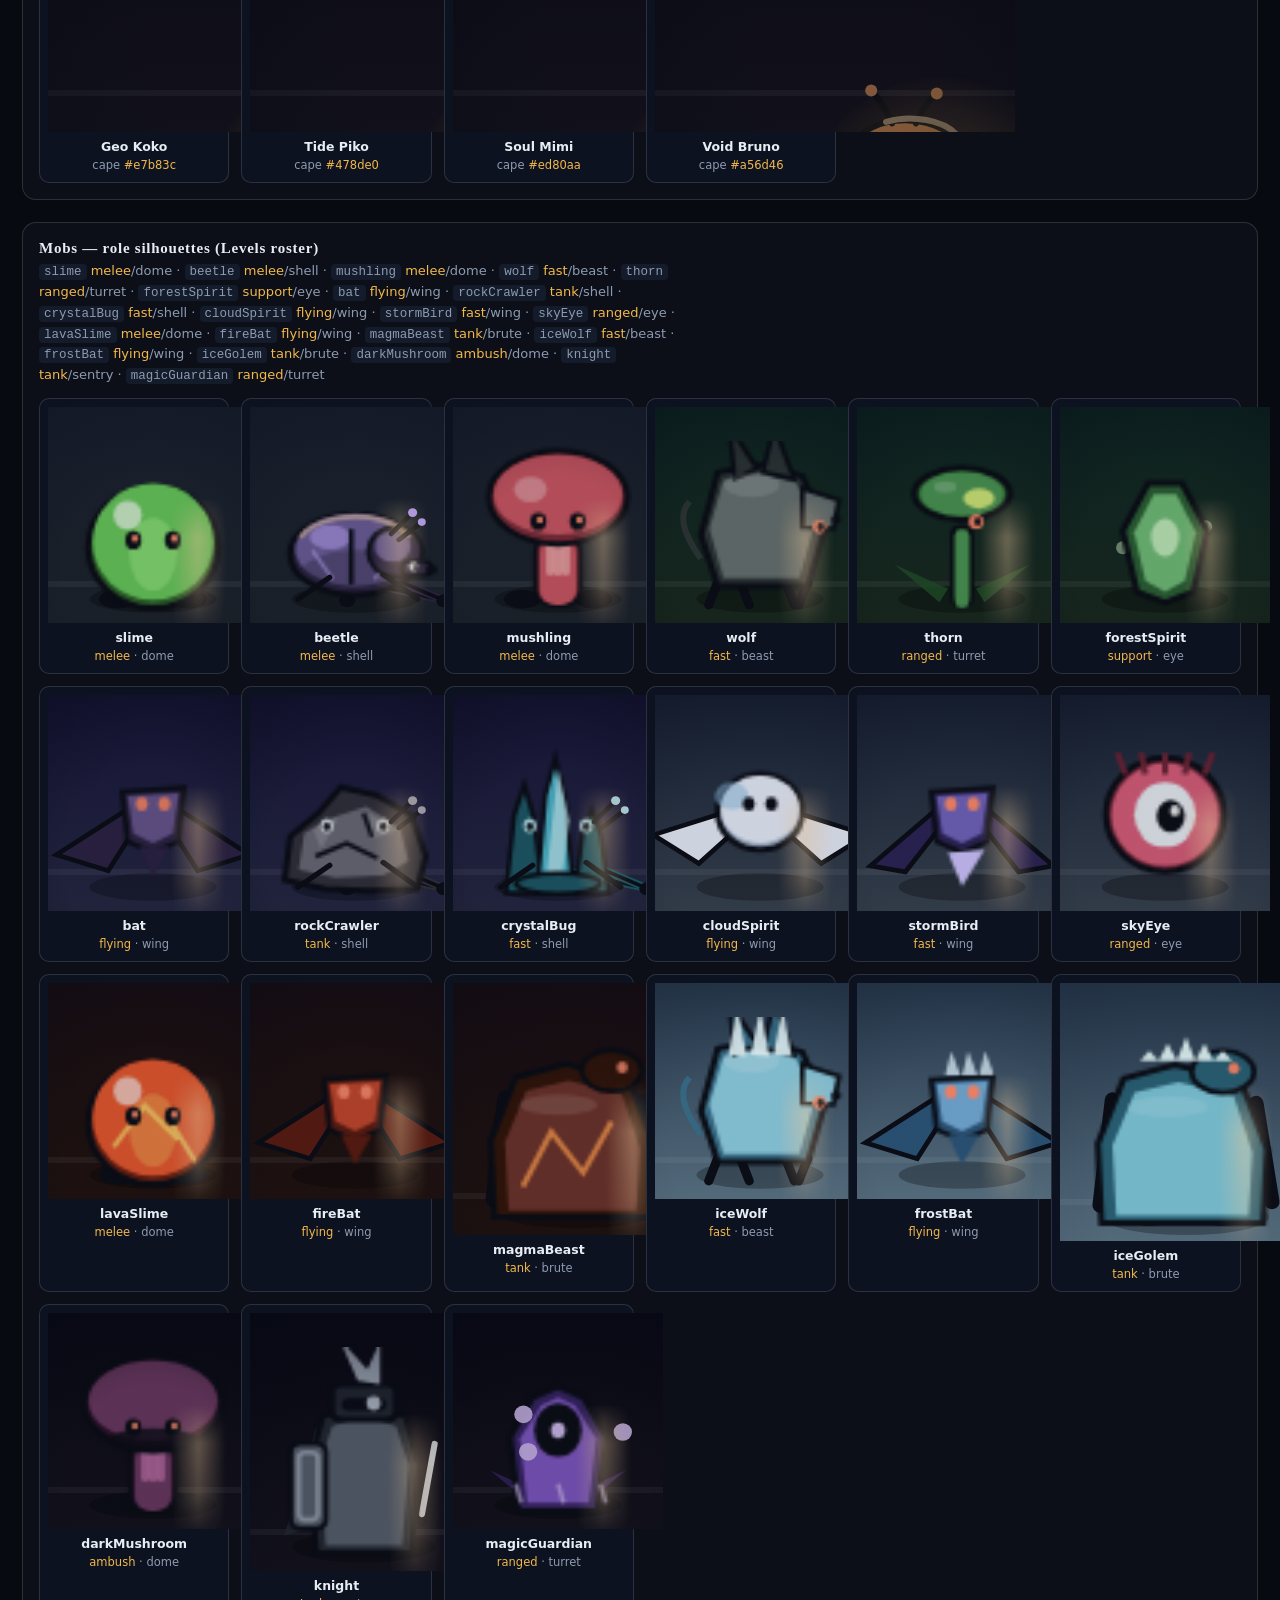
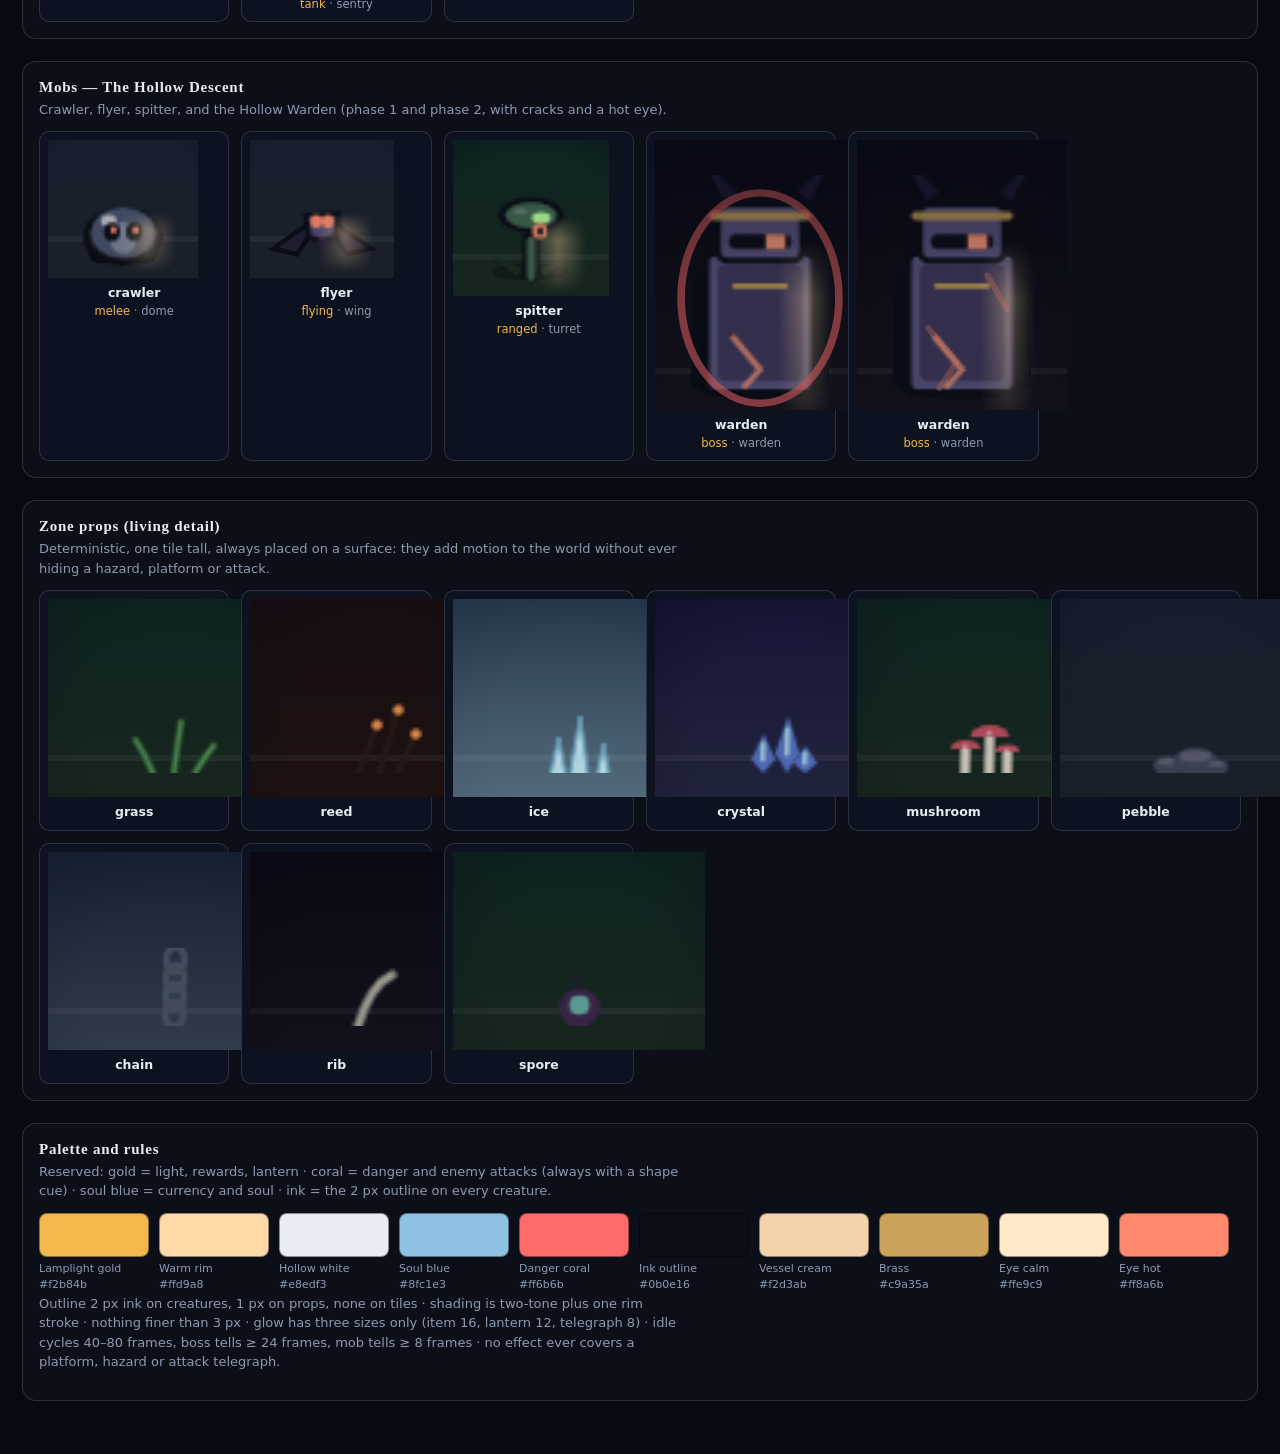
<file: preview/art.html>
<!doctype html>
<html lang="en">
<head>
<meta charset="UTF-8">
<meta name="viewport" content="width=device-width, initial-scale=1">
<title>Hollow Milo — Art Kit preview</title>
<style>
  :root{
    --ink:#0b0e16; --gold:#f2b84b; --white:#e8edf3; --soul:#8fc1e3; --danger:#ff6b6b;
    --panel:rgba(14,18,28,.72); --line:rgba(232,237,243,.14);
  }
  *{box-sizing:border-box}
  body{
    margin:0;background:#080a11;color:var(--white);
    font:15px/1.5 Inter,system-ui,-apple-system,"Segoe UI",sans-serif;
  }
  header{
    position:sticky;top:0;z-index:5;padding:16px 22px;display:flex;flex-wrap:wrap;gap:14px;align-items:center;
    background:rgba(8,10,17,.86);backdrop-filter:blur(10px);border-bottom:1px solid var(--line);
  }
  h1{font:700 20px/1.2 Cinzel,Georgia,serif;margin:0;letter-spacing:.06em}
  .sub{color:#8d9bb0;font-size:13px}
  .spacer{flex:1}
  button{
    font:600 13px/1 Inter,system-ui,sans-serif;color:var(--white);background:#182034;
    border:1px solid var(--line);border-radius:6px;padding:9px 12px;cursor:pointer;
  }
  button:hover{filter:brightness(1.15)}
  button[aria-pressed="true"]{background:#2b2416;border-color:var(--gold);color:var(--gold)}
  button:focus-visible{outline:2px solid var(--gold);outline-offset:2px}
  main{padding:18px 22px 60px;display:flex;flex-direction:column;gap:22px}
  section{border:1px solid var(--line);border-radius:14px;background:var(--panel);padding:16px}
  h2{font:700 15px/1.2 Cinzel,Georgia,serif;margin:0 0 4px;letter-spacing:.05em}
  p.note{margin:0 0 12px;color:#8d9bb0;font-size:13px;max-width:78ch}
  .grid{display:grid;grid-template-columns:repeat(auto-fill,minmax(190px,1fr));gap:12px}
  .cell{background:#0d1220;border:1px solid var(--line);border-radius:10px;padding:8px;text-align:center}
  .cell canvas{display:block;width:100%;height:auto;image-rendering:auto}
  .cell b{display:block;font-size:12.5px;margin-top:6px}
  .cell i{display:block;font-style:normal;font-size:11.5px;color:#8d9bb0}
  .role{color:var(--gold)}
  .swatches{display:flex;flex-wrap:wrap;gap:10px}
  .sw{width:110px}
  .sw div{height:44px;border-radius:8px;border:1px solid rgba(0,0,0,.4)}
  .sw span{display:block;font-size:11px;color:#8d9bb0;margin-top:4px}
  .scale-row{display:flex;flex-wrap:wrap;gap:18px;align-items:flex-end}
  .legend{font-size:12.5px;color:#8d9bb0}
  code{background:#141b2b;border-radius:4px;padding:1px 5px;font-size:12.5px}
</style>
</head>
<body>
<header>
  <div>
    <h1>Art Kit preview</h1>
    <div class="sub">Every silhouette is drawn by <code>js/art.js</code> — exactly what the game draws, with no CSS filters.</div>
  </div>
  <div class="spacer"></div>
  <button id="sil" aria-pressed="false" title="Fill every creature with solid black: if the shape is still readable, it passes the silhouette test.">Black silhouette test</button>
  <button id="zoom" aria-pressed="true">Zoom ×3</button>
  <button id="dark" aria-pressed="true">Apply zone darkness</button>
  <button id="motion" aria-pressed="true">Animate</button>
</header>

<main>
  <section>
    <h2>Player — Milo, the Lantern Vessel</h2>
    <p class="note">
      One renderer for both modes. Left to right: idle, walking, dash, airborne (rising), landing squash, attack, hurt.
      The lantern is always forward (facing), the cap overhangs the face, the cloak tapers to a split hem.
      Bottom row: the same Vessel on each zone ground with that zone's darkness applied.
    </p>
    <div id="vessel-states" class="grid"></div>
  </section>

  <section>
    <h2>Vessels — all ten, on the darkest zone ground</h2>
    <p class="note">Cap = hero colour, cloak = secondary, lantern and rim light are always gold, so every Vessel keeps a shared identity.</p>
    <div id="vessels" class="grid"></div>
  </section>

  <section>
    <h2>Mobs — role silhouettes (Levels roster)</h2>
    <p class="note" id="mob-note"></p>
    <div id="mobs" class="grid"></div>
  </section>

  <section>
    <h2>Mobs — The Hollow Descent</h2>
    <p class="note">Crawler, flyer, spitter, and the Hollow Warden (phase 1 and phase 2, with cracks and a hot eye).</p>
    <div id="metro" class="grid"></div>
  </section>

  <section>
    <h2>Zone props (living detail)</h2>
    <p class="note">Deterministic, one tile tall, always placed on a surface: they add motion to the world without ever hiding a hazard, platform or attack.</p>
    <div id="props" class="grid"></div>
  </section>

  <section>
    <h2>Palette and rules</h2>
    <p class="note">
      Reserved: gold = light, rewards, lantern · coral = danger and enemy attacks (always with a shape cue) ·
      soul blue = currency and soul · ink = the 2 px outline on every creature.
    </p>
    <div class="swatches" id="swatches"></div>
    <p class="note legend" id="rules"></p>
  </section>
</main>

<script src="../js/art.js"></script>
<script>
(function () {
  const opts = { sil: false, zoom: true, dark: true, motion: true };
  const reduce = window.matchMedia && matchMedia("(prefers-reduced-motion: reduce)").matches;

  /* Zone backgrounds: the same `worlds` palette the game uses, plus the
     Scenery darkness value so we test the art as it is actually seen. */
  const ZONES = [
    { name: "Forgotten Crossroads", ground: "#1d232b", sky: "#1a2230", dark: .35 },
    { name: "Mossy Greenpath",      ground: "#1a2a1f", sky: "#0f2a24", dark: .45 },
    { name: "Crystal Depths",       ground: "#272a45", sky: "#1b1840", dark: .55 },
    { name: "City of Rain",         ground: "#38424f", sky: "#1a2438", dark: .35 },
    { name: "Ashen Basin",          ground: "#21130f", sky: "#1c0f12", dark: .45 },
    { name: "Pale Peaks",           ground: "#5a7384", sky: "#2a3d52", dark: .25 },
    { name: "Hollow Castle",        ground: "#15131d", sky: "#0b0a14", dark: .62 }
  ];

  const HEROES = [
    { id: "milo",  color: "#d94f65", secondary: "#8f2940", name: "Milo" },
    { id: "luna",  color: "#8f6ee8", secondary: "#5540a6", name: "Pale Luna" },
    { id: "rocco", color: "#9b6948", secondary: "#5b3828", name: "Stone Rocco" },
    { id: "zuki",  color: "#55b85c", secondary: "#28723a", name: "Moss Zuki" },
    { id: "blaze", color: "#ed6638", secondary: "#a92d20", name: "Ember Blaze" },
    { id: "taro",  color: "#54bce5", secondary: "#267ba5", name: "Frost Taro" },
    { id: "koko",  color: "#e7b83c", secondary: "#9b6b1e", name: "Geo Koko" },
    { id: "piko",  color: "#478de0", secondary: "#25549b", name: "Tide Piko" },
    { id: "mimi",  color: "#ed80aa", secondary: "#a93d68", name: "Soul Mimi" },
    { id: "bruno", color: "#a56d46", secondary: "#583521", name: "Void Bruno" }
  ];

  const LEVEL_MOBS = ["slime", "beetle", "mushling", "wolf", "thorn", "forestSpirit", "bat", "rockCrawler",
    "crystalBug", "cloudSpirit", "stormBird", "skyEye", "lavaSlime", "fireBat", "magmaBeast", "iceWolf",
    "frostBat", "iceGolem", "darkMushroom", "knight", "magicGuardian"];
  const METRO_MOBS = ["crawler", "flyer", "spitter", "warden"];

  /* --- canvas helper: one animation loop for the whole page --- */
  const cells = [];
  const dpr = Math.min(2, window.devicePixelRatio || 1);

  function cell(host, label, sub, w, h, painter) {
    const box = document.createElement("div"); box.className = "cell";
    const cv = document.createElement("canvas");
    const z = opts.zoom ? 3 : 1;
    cv.width = w * z * dpr; cv.height = h * z * dpr;
    cv.style.width = (w * z) + "px"; cv.style.height = (h * z) + "px";
    const c = cv.getContext("2d");
    c.scale(z * dpr, z * dpr);
    box.appendChild(cv);
    const b = document.createElement("b"); b.textContent = label; box.appendChild(b);
    if (sub) { const i = document.createElement("i"); i.innerHTML = sub; box.appendChild(i); }
    host.appendChild(box);
    cells.push({ c, cv, w, h, painter });
    return box;
  }

  /* Silhouette test: everything is filled with one flat colour, so only the
     shape is left. Implemented by overriding the fill/stroke setters. */
  function silhouette(ctx, on) {
    if (!on) return ctx;
    return new Proxy(ctx, {
      set(t, p, v) {
        if (p === "fillStyle" || p === "strokeStyle") v = "#05070c";
        if (p === "globalAlpha") return true;
        t[p] = v; return true;
      }
    });
  }

  function clear(c, w, h, bg) {
    c.save(); c.setTransform(1, 0, 0, 1, 0, 0);
    c.fillStyle = bg || "#0d1220"; c.fillRect(0, 0, c.canvas.width, c.canvas.height);
    c.restore();
  }

  /* --- 1. the Vessel in each animation state --- */
  const vhost = document.getElementById("vessel-states");
  const STATES = [
    ["idle", {}],
    ["walking", { walk: 2.4, air: false }],
    ["dash", { dash: 1, walk: 2.4 }],
    ["airborne", { air: true, vy: -9 }],
    ["landing", { squash: .26 }],
    ["attack", { attack: 1, walk: 1.2 }],
    ["hurt", { hurt: 1 }]
  ];
  STATES.forEach(([name, st]) => cell(vhost, name, "", 100, 96, (c, t) => {
    c.save(); c.translate(50, 84);
    const s = Object.assign({ x: 0, y: 0, w: 44, h: 64, hero: HEROES[0], face: 1, t: (t * 1.6) % 10000, blink: (t % 190) < 5 }, st);
    Art.drawVessel(silhouette(c, opts.sil), s);
    c.restore();
  }));

  /* --- 2. all Vessels on the darkest ground, with darkness --- */
  const whost = document.getElementById("vessels");
  HEROES.forEach(h => cell(whost, h.name, 'cape <span class="role">' + h.color + "</span>", 120, 104, (c, t) => {
    zoneBackdrop(c, 0, 0, 120, 104, ZONES[6]);
    c.save(); c.translate(60, 96);
    const s = { x: 0, y: 0, w: 44, h: 64, hero: h, face: 1, t: t * 1.6, walk: 1.6, blink: (t % 200) < 4 };
    Art.drawVessel(silhouette(c, opts.sil), s);
    c.restore();
    if (opts.dark) darkness(c, 120, 104, 60, 70, ZONES[6].dark);
  }));

  /* --- 3. mobs --- */
  const mobNote = document.getElementById("mob-note");
  mobNote.innerHTML = Object.entries(Art.MOBS).filter(([k]) => LEVEL_MOBS.includes(k))
    .map(([k, v]) => "<code>" + k + "</code> <span class='role'>" + v.role + "</span>/" + v.fam).join(" · ");

  function mobCell(host, type, w, h, extra, zone) {
    const info = Art.mobInfo(type);
    const z = zone || ZONES[0];
    cell(host, type, "<span class='role'>" + info.role + "</span> · " + info.fam, w + 24, h + 26,
      (c, t, phase) => {
        zoneBackdrop(c, 0, 0, w + 24, h + 26, z);
        c.save(); c.translate(12, h + 20);
        Art.drawMob(silhouette(c, opts.sil), type, Object.assign({
          x: 0, y: 0, feet: 0, w: w, h: h, face: 1,
          t: t * 1.5, walk: t * .12, alert: true, ground: true
        }, extra || {}));
        c.restore();
        if (opts.dark) darkness(c, w + 24, h + 26, (w + 24) / 2, h + 8, z.dark);
      });
  }
  const mhost = document.getElementById("mobs");
  LEVEL_MOBS.forEach(t => {
    const w = ({ magmaBeast: 58, iceGolem: 60, knight: 52 }[t]) || 46;
    const h = ({ magmaBeast: 58, iceGolem: 60, knight: 60 }[t]) || 46;
    mobCell(mhost, t, w, h, {}, ZONES[Math.min(6, Math.floor(LEVEL_MOBS.indexOf(t) / 3))]);
  });
  const dhost = document.getElementById("metro");
  mobCell(dhost, "crawler", 26, 20, {}, ZONES[0]);
  mobCell(dhost, "flyer", 24, 20, { ground: false }, ZONES[0]);
  mobCell(dhost, "spitter", 28, 26, {}, ZONES[1]);
  mobCell(dhost, "warden", 46, 64, { windup: .6 }, ZONES[6]);
  mobCell(dhost, "warden", 46, 64, { phase2: 1 }, ZONES[6]);

  /* --- 4. props --- */
  const phost = document.getElementById("props");
  const KIND_ZONE = { grass: 1, mushroom: 1, spore: 1, reed: 4, pebble: 0, crystal: 2, ice: 5, chain: 3, rib: 6 };
  Object.keys(Art.PROPS).forEach(kind => {
    const z = ZONES[KIND_ZONE[kind] !== undefined ? KIND_ZONE[kind] : 0];
    cell(phost, kind, "", 84, 66, (c, t) => {
      zoneBackdrop(c, 0, 0, 84, 66, z);
      c.save(); c.translate(0, 14);
      Art.prop(c, kind, 42, 44, 3.2, t * 1.5, KIND_ZONE[kind] || 0);
      c.restore();
      if (opts.dark) darkness(c, 84, 66, 42, 44, z.dark);
    });
  });

  /* --- 5. palette --- */
  const sw = document.getElementById("swatches");
  const S = Art.STYLE;
  [["Lamplight gold", S.GOLD], ["Warm rim", S.RIM], ["Hollow white", S.WHITE], ["Soul blue", S.SOUL],
   ["Danger coral", S.DANGER], ["Ink outline", S.INK], ["Vessel cream", S.CREAM], ["Brass", S.BRASS],
   ["Eye calm", S.EYE_CALM], ["Eye hot", S.EYE_HOT]]
    .forEach(([n, col]) => {
      const d = document.createElement("div"); d.className = "sw";
      d.innerHTML = '<div style="background:' + col + '"></div><span>' + n + "<br>" + col + "</span>";
      sw.appendChild(d);
    });
  document.getElementById("rules").innerHTML =
    "Outline 2 px ink on creatures, 1 px on props, none on tiles · shading is two-tone plus one rim stroke · " +
    "nothing finer than 3 px · glow has three sizes only (item 16, lantern 12, telegraph 8) · " +
    "idle cycles 40–80 frames, boss tells \u2265 24 frames, mob tells \u2265 8 frames · " +
    "no effect ever covers a platform, hazard or attack telegraph.";

  /* --- backdrop helpers --- */
  function zoneBackdrop(c, x, y, w, h, zone) {
    const g = c.createLinearGradient(0, y, 0, y + h);
    g.addColorStop(0, zone.sky); g.addColorStop(1, zone.ground);
    c.fillStyle = g; c.fillRect(x, y, w, h);
    c.fillStyle = "rgba(255,255,255,.06)"; c.fillRect(x, y + h - 14, w, 2);
  }
  /* Scenery's darkness pass, reproduced so contrast is judged as seen in game. */
  function darkness(c, w, h, px, py, amount) {
    if (!amount) return;
    const R = Math.max(w, h) * .9;
    const g = c.createRadialGradient(px, py, 30, px, py, R);
    g.addColorStop(0, "rgba(5,8,20," + (amount * .35) + ")");
    g.addColorStop(1, "rgba(5,8,20," + amount + ")");
    c.save(); c.fillStyle = g; c.fillRect(0, 0, w, h); c.restore();
  }

  /* --- animation loop --- */
  let frame = 0;
  function tick() {
    frame++;
    for (const cl of cells) {
      const c = cl.c, z = opts.zoom ? 3 : 1;
      c.save(); c.setTransform(z * dpr, 0, 0, z * dpr, 0, 0);
      clear(c, cl.w, cl.h);
      cl.painter(c, opts.motion && !reduce ? frame : 0, frame);
      c.restore();
    }
    requestAnimationFrame(tick);
  }
  tick();

  /* --- controls --- */
  const bind = (id, key) => {
    const b = document.getElementById(id);
    b.addEventListener("click", () => {
      opts[key] = !opts[key];
      b.setAttribute("aria-pressed", String(opts[key]));
      if (key === "zoom") location.reload();     // canvases are sized at creation
    });
  };
  bind("sil", "sil"); bind("zoom", "zoom"); bind("dark", "dark"); bind("motion", "motion");
})();
</script>
</body>
</html>
</file>
<file: style.css>
*{box-sizing:border-box}
:root{
  --bg:#101626;
  --panel:rgba(20,27,45,.94);
  --panel2:#222d49;
  --text:#f7f7fb;
  --muted:#b9c2d7;
  --accent:#f2b84b;
  --accent2:#df6a5f;
  --line:rgba(255,255,255,.12);
  --shadow:0 22px 70px rgba(0,0,0,.38);
  font-family:Inter,ui-sans-serif,system-ui,-apple-system,BlinkMacSystemFont,"Segoe UI",sans-serif;
}
html,body{margin:0;min-height:100%;background:var(--bg);color:var(--text)}
body{overflow:hidden}
button{font:inherit}
button:focus-visible{outline:3px solid #fff;outline-offset:3px}
.hidden{display:none!important}
.screen{position:fixed;inset:0;width:100%;height:100%;overflow:hidden}
.menu-screen{
  display:grid;
  place-items:center;
  padding:24px;
  background:
    radial-gradient(circle at 20% 20%,rgba(96,156,115,.32),transparent 32%),
    radial-gradient(circle at 80% 80%,rgba(111,82,151,.28),transparent 36%),
    linear-gradient(145deg,#111827,#1b2940 52%,#182535);
}
.scroll-screen{overflow:auto;display:block}
.loading-screen{
  display:flex;
  align-items:center;
  justify-content:center;
  background:linear-gradient(160deg,#0d1423,#243654);
}
.loading-card,.menu-card{
  width:min(680px,100%);
  padding:clamp(24px,5vw,48px);
  border:1px solid var(--line);
  border-radius:28px;
  background:var(--panel);
  box-shadow:var(--shadow);
  backdrop-filter:blur(18px);
  -webkit-backdrop-filter:blur(18px);
  animation:fadeUp .5s ease backwards;
}
.loading-card{text-align:center}
.brand-mark{font-size:64px;filter:drop-shadow(0 8px 12px rgba(0,0,0,.3))}
.loading-card h1,.game-title,.screen-header h1,.settings-card h1{margin:.25rem 0;font-size:clamp(2rem,6vw,4rem);line-height:1}
.loading-card p,.subtitle,.settings-note{color:var(--muted)}
.loading-track{height:16px;margin:24px 0 12px;border-radius:999px;background:#0c1220;overflow:hidden;border:1px solid var(--line)}
.loading-progress{height:100%;width:0;background:linear-gradient(90deg,#f2b84b,#e66c5b);transition:width .12s linear}
.eyebrow{text-transform:uppercase;letter-spacing:.18em;font-weight:800;font-size:.78rem;color:var(--accent)}
.hero-panel{text-align:center}
.subtitle{max-width:550px;margin:14px auto 24px;line-height:1.6}
.home-stats{display:flex;justify-content:center;gap:14px;flex-wrap:wrap;margin:18px 0 26px}
.home-stats span,.coin-pill,.hud-pill{
  border:1px solid var(--line);
  background:rgba(255,255,255,.08);
  border-radius:999px;
  padding:9px 14px;
}
.menu-actions{display:grid;grid-template-columns:repeat(3,1fr);gap:12px}
.game-button,.back-button,.toggle-button,.hud-button{
  border:0;
  border-radius:14px;
  padding:13px 18px;
  min-height:46px;
  color:white;
  background:#33415f;
  cursor:pointer;
  font-weight:800;
  transition:transform .15s ease,filter .15s ease,background .15s ease,box-shadow .15s ease;
}
.game-button:hover,.back-button:hover,.toggle-button:hover,.hud-button:hover{transform:translateY(-2px);filter:brightness(1.1);box-shadow:0 10px 24px rgba(0,0,0,.32)}
.game-button:active,.back-button:active,.toggle-button:active,.hud-button:active,.level-button:active{transform:translateY(1px) scale(.97);filter:brightness(.94);box-shadow:none}
.game-button:disabled,.back-button:disabled,.toggle-button:disabled{opacity:.55;cursor:default;transform:none;filter:none}
.game-button.primary{background:linear-gradient(135deg,#d95862,#e47b50)}
.controls-card{margin-top:24px;padding:16px;border-radius:16px;background:rgba(255,255,255,.05);color:var(--muted);text-align:left}
.controls-card h2{color:white;margin:0 0 8px;font-size:1rem}
.controls-card p{margin:0;line-height:1.6}
kbd{padding:2px 7px;border-radius:6px;border:1px solid var(--line);background:#101626;color:white}
.content-shell{width:min(1180px,100%);margin:auto;padding:28px 22px 60px}
.screen-header{display:grid;grid-template-columns:auto 1fr auto;gap:20px;align-items:center;margin-bottom:24px}
.screen-header h1{font-size:clamp(2rem,4vw,3.3rem)}
.compact{padding:10px 14px}
.hero-grid{display:grid;grid-template-columns:repeat(auto-fit,minmax(210px,1fr));gap:18px}
.hero-card{
  padding:22px;
  text-align:center;
  border:1px solid var(--line);
  border-radius:22px;
  background:var(--panel);
  box-shadow:0 12px 35px rgba(0,0,0,.2);
  animation:fadeUp .5s ease backwards;
  transition:transform .18s ease,box-shadow .18s ease,border-color .18s ease;
}
.hero-card:hover{transform:translateY(-4px);box-shadow:0 22px 48px rgba(0,0,0,.34);border-color:rgba(190,210,235,.3)}
.hero-card:nth-child(2){animation-delay:.07s}
.hero-card:nth-child(3){animation-delay:.14s}
.hero-card:nth-child(4){animation-delay:.21s}
.hero-card h2{margin:12px 0 4px}
.hero-card p{color:var(--muted);min-height:44px}
.hero-card small{display:block;margin:10px 0 15px;color:#ffd978;font-weight:800}
.pixel-preview{--hero:#d94f65;position:relative;width:84px;height:96px;margin:auto}
.pixel-cap{position:absolute;top:4px;left:10px;width:64px;height:30px;border-radius:48px 48px 18px 18px;background:var(--hero);box-shadow:inset 0 -7px rgba(0,0,0,.16)}
.pixel-face{position:absolute;top:30px;left:22px;width:40px;height:34px;border-radius:14px;background:#f3d1aa}
.pixel-face:before,.pixel-face:after{content:"";position:absolute;top:12px;width:5px;height:7px;border-radius:50%;background:#25263a}
.pixel-face:before{left:9px}.pixel-face:after{right:9px}
.pixel-body{position:absolute;top:60px;left:18px;width:48px;height:30px;border-radius:12px 12px 8px 8px;background:var(--hero)}
.settings-card{max-width:620px}
.settings-card>.back-button{margin-bottom:26px}
.setting-row{display:flex;align-items:center;justify-content:space-between;gap:20px;padding:18px 0;border-bottom:1px solid var(--line)}
.setting-row p{margin:4px 0 0;color:var(--muted)}
.toggle-button{min-width:82px;background:#2e9b68}
.world-map-panel{
  position:absolute;
  z-index:20;
  inset:0;
  overflow:auto;
  padding:28px max(18px,calc((100vw - 1100px)/2));
  background:linear-gradient(rgba(8,13,23,.78),rgba(8,13,23,.92));
  backdrop-filter:blur(12px);
}
.map-title{display:grid;grid-template-columns:auto 1fr auto;gap:16px;align-items:center;padding:20px;margin-bottom:18px;border:1px solid var(--line);border-radius:20px;background:var(--panel)}
.map-title>span{font-size:42px}.map-title h1{margin:0}.map-title p{margin:4px 0 0;color:var(--muted)}
.world-card{padding:20px;margin:16px 0;border:1px solid var(--line);border-radius:20px;background:var(--panel)}
.world-heading{display:flex;align-items:center;gap:13px}.world-heading>span{font-size:40px}
.world-heading h2,.world-heading p{margin:0}.world-heading p{color:var(--muted);margin-top:4px}
.level-grid{display:grid;grid-template-columns:repeat(4,1fr);gap:10px}
.level-button{
  min-height:90px;border:1px solid var(--line);border-radius:14px;background:#2b3753;color:white;font-weight:900;cursor:pointer;padding:12px
}
.level-button small,.level-button em{display:block;margin-top:5px;font-size:.72rem;font-style:normal;color:var(--muted)}
.level-button.boss{background:#61364f}
.level-button:disabled{opacity:.4;cursor:not-allowed}
.world-map-panel>.back-button{margin:18px 0 40px}
.game-screen{background:#111}
#gameCanvas{position:absolute;inset:0;width:100%;height:100%;display:block}
.game-hud{
  position:absolute;
  z-index:10;
  top:max(12px,env(safe-area-inset-top));
  left:max(12px,env(safe-area-inset-left));
  right:max(12px,env(safe-area-inset-right));
  display:flex;
  justify-content:space-between;
  align-items:center;
  gap:12px;
  pointer-events:none;
}
.game-hud>*{pointer-events:auto}
.hud-group{display:flex;align-items:center;gap:8px}
.health-bar{width:130px;height:15px;background:rgba(0,0,0,.45);border-radius:999px;border:1px solid rgba(255,255,255,.28);overflow:hidden}
.health-fill{height:100%;width:100%;background:linear-gradient(90deg,#e44755,#ff7a72);transition:width .15s ease}
.hud-button{padding:9px 13px;background:rgba(20,27,45,.82);backdrop-filter:blur(8px);-webkit-backdrop-filter:blur(8px);box-shadow:0 6px 18px rgba(0,0,0,.28)}
.hud-pill,.coin-pill{
  background:rgba(20,27,45,.72);
  backdrop-filter:blur(10px);
  -webkit-backdrop-filter:blur(10px);
  box-shadow:0 6px 18px rgba(0,0,0,.25);
  font-weight:800;
}
.climb-message{
  position:absolute;
  z-index:11;
  left:50%;
  bottom:28px;
  transform:translateX(-50%);
  padding:10px 16px;
  border-radius:999px;
  background:rgba(15,20,34,.84);
  border:1px solid var(--line);
  font-weight:800;
}
#result-overlay{position:absolute;z-index:50;inset:0;display:grid;place-items:center;background:rgba(5,8,14,.72);backdrop-filter:blur(10px);-webkit-backdrop-filter:blur(10px);padding:20px;animation:fadeUp .3s ease backwards}
.result-card{width:min(460px,100%);padding:34px;text-align:center;border:1px solid var(--line);border-radius:24px;background:var(--panel);box-shadow:var(--shadow);animation:fadeUp .45s cubic-bezier(.2,1.15,.4,1) backwards}
.result-icon{font-size:60px}.result-card h1{margin:10px 0}.result-card p{color:var(--muted)}
.noscript{position:fixed;z-index:99999;inset:0;display:grid;place-items:center;background:#111827;color:white;padding:30px;text-align:center}
@media(max-width:760px){
  .menu-actions{grid-template-columns:1fr}
  .level-grid{grid-template-columns:repeat(2,1fr)}
  .screen-header{grid-template-columns:1fr auto}
  .screen-header>.back-button{grid-column:1/-1;justify-self:start}
  .health-bar{display:none}
}
@media(max-width:480px){
  .menu-screen{padding:14px}
  .loading-card,.menu-card{padding:22px;border-radius:20px}
  .level-grid{grid-template-columns:1fr}
  .map-title{grid-template-columns:auto 1fr}
  .map-title>b{grid-column:1/-1}
  .game-title{font-size:2.5rem}
}
/* Players who prefer minimal animation: collapse every animation to an
   instant end-state (fill modes keep content visible) and still the mist. */
@media(prefers-reduced-motion:reduce){
  *{
    scroll-behavior:auto!important;
    transition-duration:.01ms!important;
    animation-duration:.01ms!important;
    animation-iteration-count:1!important;
    animation-delay:0s!important;
  }
  .menu-screen::before{animation:none!important}
}

/* =========================================================
   ADDED: wish screen, wish animation, account panel, toast
========================================================= */
.menu-actions{grid-template-columns:repeat(auto-fit,minmax(130px,1fr))}
.menu-actions.two{grid-template-columns:1fr 1fr;margin-top:18px}
.game-button.wish{background:linear-gradient(135deg,#7b5cf0,#d7a43a)}
.banner-tabs{display:flex;gap:10px;flex-wrap:wrap;margin-bottom:16px}
.banner-card{margin:0 auto;text-align:center}
.pity-info{display:grid;gap:10px;text-align:left;color:var(--muted);margin:10px 0}
.pity-info b{color:#fff}
.pity-bar{height:8px;border-radius:99px;background:#0c1220;overflow:hidden;margin-top:4px}
.pity-bar i{display:block;height:100%;background:linear-gradient(90deg,#f2b84b,#ffe08a)}
.pity-bar.p4 i{background:linear-gradient(90deg,#8f6ee8,#d3a5ff)}
details{margin-top:14px;text-align:left}summary{cursor:pointer;color:var(--accent);font-weight:800}
.wish-history{max-height:200px;overflow:auto;margin-top:8px;line-height:1.7}
.modal{position:fixed;inset:0;z-index:300;display:grid;place-items:center;padding:20px;background:rgba(5,8,14,.75);backdrop-filter:blur(8px)}
.account-card{max-width:460px}
.account-who{display:flex;gap:14px;align-items:center;margin:12px 0}
.account-who img{width:56px;height:56px;border-radius:50%}
.account-who h2{margin:0}
.account-actions{display:grid;gap:10px;margin-top:14px}
.toast{
  position:fixed;z-index:400;left:50%;bottom:28px;transform:translateX(-50%);
  padding:12px 22px;border-radius:999px;font-weight:700;
  background:rgba(20,27,45,.92);border:1px solid rgba(190,210,235,.28);
  color:#e8edf3;box-shadow:0 14px 40px rgba(0,0,0,.45);
  backdrop-filter:blur(12px);-webkit-backdrop-filter:blur(12px);
  max-width:min(520px,calc(100vw - 32px));text-align:center;
}
.toast-in{animation:toastIn .38s cubic-bezier(.2,1.2,.4,1)}
@keyframes toastIn{from{opacity:0;transform:translate(-50%,16px) scale(.94)}to{opacity:1;transform:translate(-50%,0) scale(1)}}

#wish-overlay{position:fixed;inset:0;z-index:1000;background:#02030a;overflow:auto}
#wish-overlay canvas{position:fixed;inset:0;width:100%;height:100%}
.wish-skip{position:fixed;top:max(14px,env(safe-area-inset-top));right:14px;z-index:2;padding:8px 14px;border-radius:99px;border:1px solid rgba(255,255,255,.3);background:rgba(0,0,0,.4);color:#fff;cursor:pointer;font-weight:800}
.wish-results{position:relative;z-index:2;min-height:100%;display:flex;flex-direction:column;align-items:center;justify-content:center;gap:24px;padding:40px 16px}
.wish-grid{display:flex;flex-wrap:wrap;gap:14px;justify-content:center;max-width:1000px}
.wish-card{--c:#5aa7ff;width:150px;padding:16px 10px;text-align:center;border-radius:18px;border:2px solid var(--c);
  background:linear-gradient(180deg,rgba(20,27,45,.92),rgba(20,27,45,.75));box-shadow:0 0 24px var(--c),inset 0 0 18px rgba(255,255,255,.05);
  opacity:0;transform:scale(.6) translateY(30px);animation:wishIn .6s cubic-bezier(.2,1.4,.4,1) forwards}
.wish-grid:not(.multi) .wish-card{width:230px;padding:28px 16px;transform-origin:center}
.wish-card.r5{animation-name:wishIn,wishPulse;animation-duration:.6s,2s;animation-iteration-count:1,infinite;animation-delay:inherit,.6s}
.wish-card strong{display:block;margin-top:10px}.wish-card small{display:block;margin-top:4px;color:#d6dcf0}
.wish-stars{color:var(--c);letter-spacing:2px;margin-top:8px;text-shadow:0 0 10px var(--c)}
@keyframes wishIn{to{opacity:1;transform:none}}
@keyframes wishPulse{50%{box-shadow:0 0 44px var(--c),inset 0 0 22px rgba(255,255,255,.1)}}
@media(max-width:480px){.menu-actions.two{grid-template-columns:1fr}.wish-card{width:44%}}

/* =========================================================
   HOLLOW THEME - ink, bone and pale soul-light (overrides above)
========================================================= */
:root{
  --bg:#07090f;--panel:rgba(10,14,22,.95);--panel2:#161d2b;--text:#e8edf3;--muted:#8d9bb0;
  --accent:#cfd8e3;--accent2:#5b7ea8;--line:rgba(190,210,235,.14);--shadow:0 22px 70px rgba(0,0,0,.65);
}
h1,h2,.game-title,.eyebrow,.game-button,.back-button,.level-button{font-family:"Cinzel","Trajan Pro",Georgia,serif}
.menu-screen{background:
  radial-gradient(ellipse at 50% 0%,rgba(120,150,190,.18),transparent 55%),
  radial-gradient(circle at 15% 85%,rgba(60,90,80,.22),transparent 40%),
  radial-gradient(circle at 85% 80%,rgba(80,70,120,.2),transparent 40%),
  linear-gradient(180deg,#05070c,#0c121c 60%,#070a10)}
.menu-card,.loading-card,.hero-card,.world-card,.map-title{border-radius:6px;border-color:rgba(190,210,235,.18)}
.game-title{letter-spacing:.08em;text-transform:uppercase;font-weight:700;text-shadow:0 0 28px rgba(160,190,230,.45)}
.eyebrow{color:#9fb4cf;letter-spacing:.3em}
.game-button,.back-button,.toggle-button,.hud-button,.level-button{border-radius:4px;background:#1a2333;border:1px solid var(--line)}
.game-button:hover,.back-button:hover{box-shadow:0 0 18px rgba(160,190,230,.35)}
.game-button.primary{background:linear-gradient(180deg,#e8edf3,#aab8cc);color:#0a0f18;border:0}
.game-button.wish{background:linear-gradient(180deg,#2b3550,#1a2236);box-shadow:0 0 16px rgba(169,139,224,.35)}
.toggle-button{background:#2f5a52}
.loading-progress{background:linear-gradient(90deg,#8fa6c4,#e8edf3)}
.level-button.boss{background:#2a1a28}
.health-fill{background:linear-gradient(90deg,#e8edf3,#9fb4cf)}
.coin-pill.spent{animation:geoSpend .6s}
@keyframes geoSpend{40%{transform:scale(1.2);box-shadow:0 0 18px #f6e7ae;color:#f6e7ae}}

/* wish cards: flip in on the same offsets as the chimes */
.wish-card{border-radius:8px;opacity:0;transform:rotateY(180deg) scale(.7);animation:cardFlip .7s cubic-bezier(.2,1.2,.4,1) both;position:relative;overflow:hidden}
.wish-card.r5{animation-name:cardFlip,wishPulse;animation-duration:.7s,2.2s;animation-iteration-count:1,infinite;animation-fill-mode:both,none}
.wish-flash{position:absolute;inset:0;background:radial-gradient(circle,var(--c),transparent 70%);opacity:0;pointer-events:none;animation:cardFlash .8s ease-out both}
.wish-card.r3 .wish-flash{animation-duration:.5s}
.wish-continue{opacity:0;animation:fadeUp .5s ease both}
@keyframes cardFlip{0%{opacity:0;transform:rotateY(180deg) scale(.7)}60%{opacity:1;transform:rotateY(-8deg) scale(1.08)}100%{opacity:1;transform:none}}
@keyframes cardFlash{0%{opacity:.95}100%{opacity:0}}
@keyframes fadeUp{from{opacity:0;transform:translateY(12px)}to{opacity:1;transform:none}}

/* self-hosted fonts: no third-party request can block the first paint */
@font-face{font-family:"Cinzel";font-weight:500;font-style:normal;font-display:swap;src:url(fonts/cinzel-latin-500-normal.woff2) format("woff2")}
@font-face{font-family:"Cinzel";font-weight:700;font-style:normal;font-display:swap;src:url(fonts/cinzel-latin-700-normal.woff2) format("woff2")}

/* drifting mist behind the menus (GPU-only, very cheap) */
.menu-screen::before{content:"";position:absolute;inset:-20%;pointer-events:none;opacity:.5;
  background:radial-gradient(ellipse at 30% 60%,rgba(150,175,205,.12),transparent 45%),radial-gradient(ellipse at 70% 40%,rgba(120,140,180,.1),transparent 45%);
  animation:mist 40s ease-in-out infinite alternate}
@keyframes mist{from{transform:translate3d(-4%,0,0) scale(1)}to{transform:translate3d(4%,-3%,0) scale(1.1)}}
.menu-screen>*{position:relative}

/* Hollow Descent: touch controls (shown only on touch devices) */
#metro-touch{position:absolute;inset:auto 0 0 0;height:170px;z-index:15;pointer-events:none}
.tbtn{
  position:absolute;width:66px;height:66px;border-radius:50%;
  border:1px solid rgba(190,210,235,.3);background:rgba(20,27,45,.72);
  color:#e8edf3;font-size:24px;pointer-events:auto;touch-action:none;user-select:none;-webkit-user-select:none;
  box-shadow:0 8px 20px rgba(0,0,0,.35);backdrop-filter:blur(6px);-webkit-backdrop-filter:blur(6px);
  transition:transform .1s ease,background .1s ease;
}
.tbtn:active{transform:scale(.92);background:rgba(90,120,170,.75)}
.tbtn.l{left:12px;bottom:34px}.tbtn.r{left:92px;bottom:34px}.tbtn.u{left:52px;bottom:112px;width:54px;height:54px}
.tbtn.j{right:12px;bottom:34px}.tbtn.a{right:92px;bottom:34px}.tbtn.d{right:12px;bottom:114px}.tbtn.s{right:92px;bottom:114px}
.tbtn.h{right:172px;bottom:34px}.tbtn.p{right:172px;bottom:114px}.tbtn.g{right:252px;bottom:34px}.tbtn.dn{left:132px;bottom:34px}

/* =========================================================
   POLISH PASS: entrances, responsive layout, touch comfort
========================================================= */
.world-card,.map-title{animation:fadeUp .5s ease backwards}
.world-card{transition:transform .18s ease,box-shadow .18s ease,border-color .18s ease}
.world-card:hover{transform:translateY(-3px);box-shadow:0 20px 46px rgba(0,0,0,.36);border-color:rgba(190,210,235,.28)}
.screen-header{animation:fadeUp .45s ease backwards}
.level-button{transition:transform .15s ease,filter .15s ease,box-shadow .15s ease}
.level-button:not(:disabled):hover{transform:translateY(-2px);filter:brightness(1.12);box-shadow:0 12px 28px rgba(0,0,0,.32)}
.settings-card .setting-row:last-of-type{border-bottom:0}

@media(max-width:760px){
  .home-stats{gap:10px}
  .home-stats span{padding:8px 12px;font-size:.92rem}
  .game-button,.back-button,.toggle-button{min-height:48px}
  .hud-button{min-height:44px;min-width:44px}
  .hero-grid{grid-template-columns:repeat(auto-fit,minmax(160px,1fr));gap:14px}
  .hero-card{padding:18px 14px}
  .setting-row{flex-wrap:wrap;gap:12px}
}
@media(max-width:480px){
  .home-stats span{font-size:.85rem;padding:7px 10px}
  .toast{bottom:18px;padding:11px 16px;font-size:.92rem}
  .game-hud{gap:8px}
  .hud-pill{padding:7px 11px;font-size:.9rem}
}

/* =========================================================
   THE THRESHOLD - loading screen + login screen
   Palette: ink #05070c · bone #e8edf3 · soul-light #cfe2ff · lantern #f6e7ae
   Ambient motes/moths are drawn by js/threshold.js on .veil-canvas.
========================================================= */
.svg-defs{position:absolute;width:0;height:0;overflow:hidden}
.veil-canvas{position:absolute;inset:0;width:100%;height:100%;pointer-events:none;display:block}

/* Milo's silhouette: colours flow into the <use> tree through custom properties */
.mg-cap,.mg-cloak{fill:var(--milo-ink,#0a0e16)}
.mg-face{fill:var(--milo-face,#eef3fa)}
.mg-eye{fill:var(--milo-eye,#0a0e16)}
.mg-spot{fill:var(--milo-spot,rgba(232,237,243,.18))}

@keyframes thSpin{to{transform:rotate(360deg)}}
@keyframes thBreathe{0%,100%{opacity:.75;transform:scale(.94)}50%{opacity:1;transform:scale(1.04)}}
@keyframes thFloat{0%,100%{translate:0 0}50%{translate:0 -5px}}
@keyframes thLetter{from{opacity:0;transform:translateY(16px);filter:blur(8px)}to{opacity:1;transform:none;filter:blur(0)}}
@keyframes thRise{from{opacity:0;transform:translateY(18px)}to{opacity:1;transform:none}}
@keyframes thPulse{0%,100%{opacity:.35}50%{opacity:1}}
@keyframes thFog{from{transform:translate3d(-6%,0,0)}to{transform:translate3d(6%,-4%,0)}}
@keyframes thSway{0%,100%{transform:rotate(-5deg)}50%{transform:rotate(6deg)}}
@keyframes thChain{0%,100%{transform:rotate(-1.2deg)}50%{transform:rotate(1.2deg)}}
@keyframes thShimmer{0%,55%{left:-60%}100%{left:130%}}
@keyframes thFlicker{0%,100%{opacity:.75}45%{opacity:.35}50%{opacity:.9}70%{opacity:.5}}
@keyframes thArt{from{opacity:0;transform:translateY(24px) scale(.98);filter:blur(6px)}to{opacity:1;transform:none;filter:none}}

/* ---------------- LOADING ---------------- */
.loading-screen{
  display:flex;align-items:center;justify-content:center;
  background:
    radial-gradient(ellipse at 50% 42%,rgba(64,92,140,.35),transparent 55%),
    radial-gradient(ellipse at 50% 120%,rgba(40,60,90,.35),transparent 60%),
    linear-gradient(180deg,#05070c,#090e18 55%,#04050a);
  transition:opacity .75s ease,filter .75s ease;
}
.loading-screen.leaving{opacity:0;filter:brightness(1.7) blur(4px);pointer-events:none}
.loading-screen.leaving .loading-stage{transform:scale(1.06);transition:transform .75s ease}
.loading-vignette{position:absolute;inset:0;pointer-events:none;background:radial-gradient(ellipse at center,transparent 38%,rgba(0,0,0,.78))}
.loading-stage{position:relative;z-index:1;display:flex;flex-direction:column;align-items:center;text-align:center;padding:24px;animation:thRise 1s ease both}

.sigil{position:relative;width:clamp(170px,34vmin,250px);aspect-ratio:1}
.sigil-svg{width:100%;height:100%;overflow:visible}
.sigil-svg *{transform-origin:110px 110px}
.sigil-runes{animation:thSpin 70s linear infinite}
.sigil-runes text{font-family:"Cinzel",Georgia,serif;font-size:9px;font-weight:500;letter-spacing:.18em;fill:rgba(207,220,240,.5)}
.sigil-ticks{fill:none;stroke:rgba(190,210,235,.35);stroke-width:5;stroke-dasharray:1 7.79;animation:thSpin 110s linear infinite reverse}
.sigil-ring{fill:none;stroke:rgba(190,210,235,.22);stroke-width:1;stroke-dasharray:3 6;animation:thSpin 45s linear infinite}
.sigil-track{fill:none;stroke:rgba(255,255,255,.07);stroke-width:3}
.sigil-progress{transform:rotate(-90deg);fill:none;stroke:#e8f0fc;stroke-width:3;stroke-linecap:round;stroke-dasharray:414.69;stroke-dashoffset:414.69;
  filter:drop-shadow(0 0 6px rgba(200,225,255,.9));transition:stroke-dashoffset .25s linear}
.sigil-points path{fill:#cfdcf0;animation:thPulse 2.6s ease-in-out infinite}
.sigil-points path:nth-child(2){animation-delay:.65s}.sigil-points path:nth-child(3){animation-delay:1.3s}.sigil-points path:nth-child(4){animation-delay:1.95s}
.sigil-core{animation:thBreathe 3.4s ease-in-out infinite}
.sigil-milo{position:absolute;left:50%;top:50%;width:30%;transform:translate(-50%,-56%);overflow:visible;
  filter:drop-shadow(0 0 12px rgba(210,230,255,.8));animation:thFloat 3.4s ease-in-out infinite}

.loading-title{
  display:flex;justify-content:center;flex-wrap:wrap;
  margin:30px 0 8px;padding-left:.34em;
  font-family:"Cinzel",Georgia,serif;font-weight:700;font-size:clamp(1.7rem,6vw,3.3rem);line-height:1;
  letter-spacing:.34em;color:#eef3fa;text-shadow:0 0 26px rgba(170,200,240,.55);
}
.loading-title span{display:inline-block;opacity:0;animation:thLetter .9s cubic-bezier(.2,.8,.2,1) forwards;animation-delay:calc(var(--i) * 70ms + 250ms)}
.loading-title .gap{width:.45em}
.loading-lore{min-height:1.5em;margin:6px 0 0;color:#a8b6ca;font-family:Georgia,"Times New Roman",serif;font-style:italic;font-size:.95rem;letter-spacing:.04em;transition:opacity .18s ease,filter .18s ease}
.loading-lore.swap{opacity:0;filter:blur(3px)}

.thread{display:flex;align-items:center;gap:12px;width:min(380px,74vw);margin:26px 0 12px}
.thread-cap{flex:none;width:9px;height:9px;transform:rotate(45deg);border:1px solid rgba(207,220,240,.55);transition:background .4s,box-shadow .4s}
.loading-screen.done .thread-cap{background:#e8f0fc;box-shadow:0 0 12px rgba(200,225,255,.9)}
.loading-screen .loading-track{position:relative;flex:1;height:2px;margin:0;border:0;border-radius:0;overflow:visible;background:rgba(190,210,235,.14)}
.loading-screen .loading-progress{position:relative;height:100%;width:0;background:linear-gradient(90deg,rgba(159,180,207,0),#9fb4cf 35%,#fff);box-shadow:0 0 10px rgba(200,225,255,.7);transition:width .25s linear}
.thread-ember{position:absolute;right:-5px;top:50%;width:9px;height:9px;border-radius:50%;background:#fff;transform:translateY(-50%);
  box-shadow:0 0 10px 3px rgba(210,230,255,.9),0 0 30px 10px rgba(130,165,230,.35)}
.loading-percent{font-family:"Cinzel",Georgia,serif;font-size:.78rem;font-weight:500;letter-spacing:.35em;padding-left:.35em;color:#9fb4cf}
.loading-footer{position:absolute;z-index:1;left:0;right:0;bottom:max(18px,4vh);text-align:center;font-family:"Cinzel",Georgia,serif;font-size:.68rem;letter-spacing:.42em;text-transform:uppercase;color:rgba(141,155,176,.55)}

/* ---------------- LOGIN: THE THRESHOLD ---------------- */
.threshold-screen{
  display:block;overflow-x:hidden;overflow-y:auto;
  background:
    radial-gradient(ellipse at 28% 30%,rgba(70,100,150,.28),transparent 50%),
    radial-gradient(ellipse at 85% 90%,rgba(80,70,120,.18),transparent 45%),
    linear-gradient(180deg,#05070c,#0a101b 60%,#04060a);
}
.threshold-screen .veil-canvas{position:fixed}
.threshold-fog{position:fixed;left:-20%;right:-20%;height:45%;pointer-events:none;filter:blur(30px)}
.fog-a{bottom:-8%;background:radial-gradient(ellipse at 30% 50%,rgba(150,175,210,.16),transparent 60%);animation:thFog 26s ease-in-out infinite alternate}
.fog-b{bottom:12%;background:radial-gradient(ellipse at 72% 50%,rgba(120,140,190,.12),transparent 60%);animation:thFog 34s ease-in-out infinite alternate-reverse}

.threshold-shell{
  position:relative;z-index:1;min-height:100%;
  display:grid;grid-template-columns:minmax(0,1fr) minmax(340px,440px);align-items:center;gap:clamp(22px,4vw,64px);
  width:min(1160px,100%);margin:0 auto;padding:clamp(16px,4vw,48px);
}

/* the arched window */
.threshold-art{
  position:relative;justify-self:center;
  height:min(80vh,740px);aspect-ratio:3/4;max-width:100%;
  overflow:hidden;isolation:isolate;
  border-radius:999px 999px 14px 14px;
  border:1px solid rgba(190,210,235,.22);
  background:linear-gradient(180deg,#14203a 0%,#0d1526 50%,#070b13 100%);
  box-shadow:0 40px 110px rgba(0,0,0,.65),0 0 80px rgba(110,145,205,.12),inset 0 0 90px rgba(0,0,0,.55);
  animation:thArt 1.1s cubic-bezier(.2,.8,.2,1) both;
}
.threshold-art::before{content:"";position:absolute;inset:10px;z-index:3;pointer-events:none;border:1px solid rgba(207,220,240,.16);border-radius:999px 999px 8px 8px}
.threshold-art::after{content:"";position:absolute;inset:0;z-index:2;pointer-events:none;
  background:linear-gradient(180deg,rgba(5,7,12,.55),transparent 18%,transparent 62%,rgba(3,5,9,.85))}
.threshold-scene{position:absolute;inset:0;width:100%;height:100%}
.threshold-scene *{transform-box:view-box}
.scene-moon-halo{transform-origin:300px 250px;animation:thBreathe 7s ease-in-out infinite}
.scene-moon{fill:#eef4ff;filter:drop-shadow(0 0 30px rgba(220,235,255,.8))}
.scene-moon-shade circle{fill:rgba(150,172,210,.22)}
.scene-moon,.scene-moon-shade,.scene-moon-halo,.scene-ring{translate:calc(var(--mx,0) * -6px) calc(var(--my,0) * -4px);transition:translate .5s ease-out}
.scene-ring{fill:none;stroke:rgba(220,232,250,.2);stroke-width:1;stroke-dasharray:2 9;transform-origin:300px 250px}
.scene-ring.r1{animation:thSpin 80s linear infinite}
.scene-ring.r2{stroke-dasharray:1 14;stroke:rgba(220,232,250,.14);animation:thSpin 120s linear infinite reverse}
.scene-far{fill:#1a2742;translate:calc(var(--mx,0) * 6px) 0;transition:translate .5s ease-out}
.scene-windows rect{fill:#f6e7ae;animation:thFlicker 5s ease-in-out infinite;translate:calc(var(--mx,0) * 6px) 0;transition:translate .5s ease-out}
.scene-windows rect:nth-child(2n){animation-delay:-2s}.scene-windows rect:nth-child(3n){animation-delay:-3.4s}
.scene-near{fill:#0e1626;translate:calc(var(--mx,0) * 14px) 0;transition:translate .5s ease-out}
.scene-ledge{fill:#05080e}
.scene-rim{fill:none;stroke:rgba(205,222,248,.28);stroke-width:1.5}
.scene-chains path{fill:none;stroke:rgba(150,170,200,.28);stroke-width:2.2;stroke-dasharray:5 3;animation:thChain 6s ease-in-out infinite}
.scene-chains path:nth-child(1){transform-origin:70px 0}.scene-chains path:nth-child(2){transform-origin:96px 0;animation-delay:-2s}
.scene-chains path:nth-child(3){transform-origin:520px 0;animation-delay:-1s}.scene-chains path:nth-child(4){transform-origin:548px 0;animation-delay:-3s}
.scene-hero{--milo-ink:#04060b;--milo-face:#e9eff8;--milo-spot:rgba(232,237,243,.08);animation:thFloat 4s ease-in-out infinite}
.scene-shadow{fill:rgba(0,0,0,.6)}
.scene-lantern{transform-origin:326px 540px;animation:thSway 4.5s ease-in-out infinite}
.lantern-staff{fill:none;stroke:#04060b;stroke-width:3.2;stroke-linecap:round}
.lantern-chain{stroke:#04060b;stroke-width:1.5}
.lantern-glow{fill:url(#soul-core);transform-origin:356px 482px;animation:thBreathe 2.8s ease-in-out infinite}
.lantern-body{fill:#f6e7ae;filter:drop-shadow(0 0 6px rgba(246,231,174,.9))}

.threshold-brand{position:absolute;z-index:4;left:0;right:0;bottom:0;padding:0 clamp(20px,3vw,34px) clamp(22px,3.4vh,34px);text-align:center}
.brand-eyebrow{display:block;font-family:"Cinzel",Georgia,serif;font-size:.68rem;font-weight:700;letter-spacing:.5em;padding-left:.5em;text-transform:uppercase;color:#9fb4cf}
.brand-title{display:block;margin:8px 0 10px;font-family:"Cinzel",Georgia,serif;font-weight:700;font-size:clamp(1.9rem,3.8vw,3rem);line-height:1;
  letter-spacing:.14em;text-transform:uppercase;color:#f1f5fb;text-shadow:0 0 30px rgba(170,200,240,.6)}
.brand-lore{max-width:340px;min-height:3.1em;margin:0 auto;color:#a9b6c9;font-family:Georgia,"Times New Roman",serif;font-style:italic;font-size:.92rem;line-height:1.55;
  transition:opacity .6s ease,transform .6s ease,filter .6s ease}
.brand-lore.swap{opacity:0;transform:translateY(6px);filter:blur(4px)}

/* the shrine tablet */
.threshold-panel{
  position:relative;
  padding:44px clamp(22px,3.2vw,38px) clamp(22px,3vw,32px);
  border:1px solid rgba(190,210,235,.18);border-radius:26px 26px 12px 12px;
  background:linear-gradient(180deg,rgba(20,28,45,.86),rgba(8,12,20,.94));
  box-shadow:0 30px 80px rgba(0,0,0,.6),inset 0 1px 0 rgba(255,255,255,.06);
  backdrop-filter:blur(16px);-webkit-backdrop-filter:blur(16px);
  text-align:center;
  animation:thRise .9s .15s cubic-bezier(.2,.8,.2,1) both;
}
.threshold-panel::before{content:"";position:absolute;inset:7px;pointer-events:none;border:1px solid rgba(207,220,240,.07);border-radius:20px 20px 7px 7px}
.threshold-panel>*{animation:thRise .7s cubic-bezier(.2,.8,.2,1) both}
.threshold-panel>:nth-child(2){animation-delay:.25s}.threshold-panel>:nth-child(3){animation-delay:.3s}.threshold-panel>:nth-child(4){animation-delay:.35s}
.threshold-panel>:nth-child(5){animation-delay:.4s}.threshold-panel>:nth-child(6){animation-delay:.45s}.threshold-panel>:nth-child(7){animation-delay:.5s}
.threshold-panel>:nth-child(n+8){animation-delay:.55s}
.panel-crown{position:absolute;top:0;left:50%;display:flex;align-items:center;gap:10px;transform:translate(-50%,-50%);animation:none}
.panel-crown span{width:56px;height:1px;background:linear-gradient(90deg,transparent,rgba(207,220,240,.6))}
.panel-crown span:last-child{transform:scaleX(-1)}
.panel-crown i{width:16px;height:16px;transform:rotate(45deg);border:1px solid rgba(225,235,250,.75);background:#0b1019;box-shadow:0 0 16px rgba(190,215,250,.55),inset 0 0 6px rgba(190,215,250,.5)}

.auth-tabs{position:relative;display:grid;grid-template-columns:1fr 1fr;padding:4px;margin:0 0 24px;border:1px solid rgba(190,210,235,.14);border-radius:999px;background:rgba(3,5,9,.6)}
.auth-tab{position:relative;z-index:1;padding:10px 8px;border:0;border-radius:999px;background:none;color:#8d9bb0;cursor:pointer;
  font-family:"Cinzel",Georgia,serif;font-size:.82rem;font-weight:700;letter-spacing:.08em;transition:color .3s ease}
.auth-tab:hover{color:#dbe5f2}
.auth-tab.active{color:#0a0f18}
.auth-tab-ink{position:absolute;top:4px;bottom:4px;left:4px;width:calc(50% - 4px);border-radius:999px;
  background:linear-gradient(180deg,#eef3fa,#aab8cc);box-shadow:0 0 18px rgba(170,200,240,.35);transition:transform .45s cubic-bezier(.3,1.25,.5,1)}
.threshold-panel.signup .auth-tab-ink{transform:translateX(100%)}

.panel-title{margin:0;font-family:"Cinzel",Georgia,serif;font-size:clamp(1.35rem,2.2vw,1.7rem);font-weight:700;letter-spacing:.04em;line-height:1.15;color:#f1f5fb}
.auth-copy{max-width:360px;margin:10px auto 22px;color:#8d9bb0;font-size:.92rem;line-height:1.55}

.auth-provider-grid{display:grid;grid-template-columns:repeat(auto-fit,minmax(170px,1fr));gap:10px}
.auth-provider-grid:empty{display:none}
.auth-provider-grid .auth-note{grid-column:1/-1;margin:0}
.google-button.game-button,.auth-provider-grid .game-button{
  display:flex;align-items:center;justify-content:center;gap:12px;width:100%;
  padding:13px 16px;border-radius:12px;border:1px solid rgba(190,210,235,.2);
  background:rgba(255,255,255,.04);color:#e8edf3;font-family:Inter,ui-sans-serif,system-ui,sans-serif;font-weight:700;letter-spacing:0;
  transition:background .25s ease,border-color .25s ease,box-shadow .25s ease,transform .15s ease;
}
.google-button.game-button{background:#f3f6fb;color:#151b26;border-color:transparent}
.google-button.game-button:hover{background:#fff;box-shadow:0 0 24px rgba(190,215,250,.35)}
.provider-mark{width:20px;height:20px;flex:none}

.auth-divider{display:flex;align-items:center;gap:12px;margin:22px 0 16px;color:#66758c;font-family:"Cinzel",Georgia,serif;font-size:.7rem;letter-spacing:.24em;text-transform:uppercase}
.auth-divider::before,.auth-divider::after{content:"";flex:1;height:1px;background:linear-gradient(90deg,transparent,rgba(190,210,235,.22))}
.auth-divider::after{transform:scaleX(-1)}

.auth-form{display:grid;gap:14px;text-align:left}
.auth-field{display:grid;gap:7px}
.field-label{color:#8d9bb0;font-size:.68rem;font-weight:800;letter-spacing:.18em;text-transform:uppercase}
.field-shell{position:relative;display:flex;align-items:center}
.field-icon{position:absolute;left:14px;width:18px;height:18px;fill:none;stroke:#66758c;stroke-width:1.6;stroke-linejoin:round;stroke-linecap:round;pointer-events:none;transition:stroke .25s ease}
.auth-field input{
  width:100%;padding:14px 46px 14px 44px;border:1px solid rgba(190,210,235,.14);border-radius:12px;outline:none;
  background:rgba(3,5,9,.72);color:#eef3fa;font:inherit;font-size:.98rem;text-transform:none;letter-spacing:normal;
  transition:border-color .25s ease,box-shadow .25s ease,background .25s ease;
}
.auth-field input::placeholder{color:#4f5d72}
.auth-field input:focus{border-color:rgba(207,226,255,.6);background:rgba(6,10,18,.92);box-shadow:0 0 0 4px rgba(150,185,235,.12),0 0 24px rgba(150,185,235,.16)}
.field-shell:focus-within .field-icon{stroke:#dbe7f7}
.field-reveal{position:absolute;right:6px;display:grid;place-items:center;width:36px;height:36px;border:0;border-radius:9px;background:none;cursor:pointer}
.field-reveal:hover{background:rgba(255,255,255,.06)}
.field-reveal svg{width:18px;height:18px;fill:none;stroke:#66758c;stroke-width:1.6}
.field-reveal[aria-pressed="true"] svg{stroke:#eef3fa}

.auth-submit.game-button{position:relative;overflow:hidden;width:100%;margin-top:6px;padding:15px;border-radius:12px;
  font-size:.86rem;letter-spacing:.16em;text-transform:uppercase;box-shadow:0 10px 30px rgba(150,180,230,.18)}
.auth-submit.game-button:hover{box-shadow:0 0 30px rgba(190,215,250,.45)}
.auth-submit::after{content:"";position:absolute;top:0;bottom:0;left:-60%;width:40%;pointer-events:none;
  background:linear-gradient(100deg,transparent,rgba(255,255,255,.7),transparent);transform:skewX(-20deg);animation:thShimmer 4s ease-in-out infinite}
.auth-submit span{position:relative;z-index:1}
.auth-submit.game-button:disabled{opacity:.65;cursor:progress}

.auth-link{padding:4px 0;border:0;background:none;color:#cbd8e8;cursor:pointer;font-weight:700;text-decoration:underline;text-decoration-color:rgba(203,216,232,.35);text-underline-offset:4px;transition:color .2s,text-decoration-color .2s}
.auth-link:hover{color:#fff;text-decoration-color:#fff}
#login-forgot{margin-top:12px;font-size:.82rem;font-weight:600}
.auth-status{min-height:1.4em;margin:10px 0 0;color:#d6dfeb;font-size:.9rem;line-height:1.45}
.auth-status.error{color:#ffb1ab}
.auth-status.success{color:#a9e0c0}
.auth-switch{display:flex;justify-content:center;align-items:center;flex-wrap:wrap;gap:7px;margin:14px 0 18px;color:#8d9bb0;font-size:.88rem}

.auth-guest{display:flex;align-items:center;gap:14px;width:100%;padding:13px 16px;cursor:pointer;text-align:left;
  border:1px dashed rgba(190,210,235,.28);border-radius:12px;background:rgba(255,255,255,.02);color:#e8edf3;
  transition:border-color .25s ease,background .25s ease,box-shadow .25s ease,transform .15s ease}
.auth-guest:hover{border-style:solid;border-color:rgba(246,231,174,.55);background:rgba(246,231,174,.05);box-shadow:0 0 26px rgba(246,231,174,.12);transform:translateY(-1px)}
.auth-guest:disabled{opacity:.6;cursor:progress;transform:none}
.auth-guest svg{flex:none;width:28px;height:28px;fill:none;stroke:#f6e7ae;stroke-width:1.5;stroke-linejoin:round;stroke-linecap:round;filter:drop-shadow(0 0 6px rgba(246,231,174,.5))}
.auth-guest b{display:block;font-family:"Cinzel",Georgia,serif;font-size:.95rem;letter-spacing:.06em}
.auth-guest small{display:block;margin-top:2px;color:#8d9bb0;font-size:.78rem}
.auth-note{margin:12px 0 0;color:#66758c;font-size:.78rem;line-height:1.45}

/* tablet / phone: the window becomes a banner above the tablet */
@media(max-width:920px){
  .threshold-shell{grid-template-columns:minmax(0,520px);justify-content:center;align-content:start;gap:0;padding:16px 16px 28px}
  .threshold-art{width:100%;height:clamp(220px,42vh,340px);aspect-ratio:auto;border-radius:260px 260px 0 0;border-bottom:0}
  .threshold-art::before{border-radius:250px 250px 0 0;border-bottom:0}
  .threshold-panel{border-radius:0 0 18px 18px;padding-top:30px;animation-delay:0s}
  .threshold-panel::before{border-radius:0 0 12px 12px}
  .panel-crown{top:0}
  .brand-lore{display:none}
  .brand-title{font-size:clamp(1.6rem,7vw,2.3rem);margin-bottom:0}
}
@media(max-height:640px) and (min-width:921px){
  .brand-lore{display:none}
}
@media(max-width:420px){
  .threshold-shell{padding:10px 10px 22px}
  .threshold-panel{padding-left:18px;padding-right:18px}
  .auth-tab{font-size:.74rem;letter-spacing:.04em}
  .loading-title{letter-spacing:.24em}
}
@media(prefers-reduced-motion:reduce){
  .loading-title span,.threshold-panel>*{opacity:1}
}


/* =========================================================
   HUD FEEDBACK (see docs/ART_DIRECTION.md section 8)
   Damage shakes the HUD and pulses the health pill; picks flash the coin
   pill; low health keeps a slow pulse so the state reads without colour.
   Every animation is disabled by prefers-reduced-motion.
   ========================================================= */

.game-hud.hud-hit{animation:hud-hit .34s cubic-bezier(.2,.8,.3,1) 1}
.game-hud.hud-hit .hud-pill:first-of-type,
.game-hud.hud-hit .hud-group{animation:hud-pill-hit .34s ease 1}
.game-hud.hud-coin .hud-pill:last-of-type,
.game-hud.hud-coin .hud-button{animation:hud-coin .4s ease 1}

.hud-pill.hud-pip-low{
  color:#ffd9a8;
  border-color:rgba(255,138,138,.75);
  animation:hud-low 2.2s ease-in-out infinite;
}

@keyframes hud-hit{
  0%{transform:translate(0,0)}
  20%{transform:translate(-5px,2px)}
  45%{transform:translate(4px,-2px)}
  70%{transform:translate(-2px,1px)}
  100%{transform:translate(0,0)}
}
@keyframes hud-pill-hit{
  0%{box-shadow:0 0 0 0 rgba(255,90,90,.55)}
  60%{box-shadow:0 0 0 10px rgba(255,90,90,0)}
  100%{box-shadow:0 0 0 0 rgba(255,90,90,0)}
}
@keyframes hud-coin{
  0%{transform:scale(1)}
  35%{transform:scale(1.16);filter:brightness(1.35)}
  100%{transform:scale(1)}
}
@keyframes hud-low{
  0%,100%{opacity:1}
  50%{opacity:.62}
}

@media (prefers-reduced-motion:reduce){
  .game-hud.hud-hit,
  .game-hud.hud-hit .hud-pill:first-of-type,
  .game-hud.hud-hit .hud-group,
  .game-hud.hud-coin .hud-pill:last-of-type,
  .game-hud.hud-coin .hud-button,
  .hud-pill.hud-pip-low{animation:none !important}
  .health-fill{transition:none}
}

/* =========================================================
   POLISH PASS 2 — menu redesign, HUD layout, overlays, prompts
   One button system for every screen (hover / press / selected),
   layered animated home background, screen wipes, pause overlay,
   context prompts, Controls + Credits screens.
   Palette + Cinzel type: same HOLLOW THEME tokens as above.
   ========================================================= */

.icon{width:20px;height:20px;flex:none;fill:none;stroke:currentColor;stroke-width:1.8;stroke-linecap:round;stroke-linejoin:round}

/* ---------------- HOME: layered living background ---------------- */
.home-screen{overflow:hidden;display:flex;align-items:center;justify-content:center}
.home-vignette{position:absolute;inset:0;pointer-events:none;
  background:radial-gradient(ellipse at 50% 42%,transparent 42%,rgba(3,5,9,.55) 100%),
             linear-gradient(180deg,rgba(5,8,14,.25),transparent 30%,rgba(3,5,9,.6))}
.menu-fog{position:absolute;inset:-18%;pointer-events:none;opacity:.5;
  background:radial-gradient(ellipse at 28% 68%,rgba(130,160,205,.13),transparent 48%),
             radial-gradient(ellipse at 72% 30%,rgba(105,125,175,.11),transparent 52%);
  animation:mist 46s ease-in-out infinite alternate}
.menu-fog.fog-b{animation-duration:64s;animation-direction:alternate-reverse;opacity:.38}

.home-stage{position:relative;z-index:2;display:flex;flex-direction:column;align-items:center;text-align:center;
  gap:clamp(12px,2.6vh,22px);padding:26px 18px;width:min(760px,100%)}

.menu-brand{animation:menuRise .5s cubic-bezier(.2,.8,.2,1) both}
.brand-eyebrow-line{margin:0 0 2px;letter-spacing:.42em;font-size:.72rem}
.home-title{display:flex;justify-content:center;flex-wrap:wrap;margin:.15em 0 .25em;padding-left:.32em;
  font-size:clamp(2.2rem,7.4vw,4.1rem);line-height:1;letter-spacing:.32em}
.home-title span{display:inline-block;opacity:0;animation:thLetter .85s cubic-bezier(.2,.8,.2,1) forwards;animation-delay:calc(var(--i) * 65ms + 120ms)}
.home-title .gap{width:.45em}
.home-subtitle{max-width:34em;margin:0 auto;color:#a8b6ca}

.home-stats{display:flex;justify-content:center;gap:10px;flex-wrap:wrap;animation:menuRise .5s .2s cubic-bezier(.2,.8,.2,1) both}
.stat-pill{display:inline-flex;align-items:center;gap:8px;padding:8px 15px;border-radius:999px;
  border:1px solid rgba(190,210,235,.18);background:rgba(12,18,30,.72);color:#cfd8e3;
  font-size:.86rem;letter-spacing:.06em;backdrop-filter:blur(8px);-webkit-backdrop-filter:blur(8px)}
.stat-pill b{color:#fff;font-weight:700}
.stat-pill .icon{width:15px;height:15px;color:#f2b84b}
.chip-btn{cursor:pointer;font-family:inherit;transition:transform .15s ease,border-color .15s ease,box-shadow .15s ease}
.chip-btn:hover{transform:translateY(-2px);border-color:rgba(207,226,255,.45);box-shadow:0 8px 22px rgba(0,0,0,.32)}
.chip-btn:active{transform:translateY(1px) scale(.97)}

/* ---------------- MENU BUTTON SYSTEM ---------------- */
.menu-nav{display:flex;flex-direction:column;align-items:center;gap:14px;width:min(560px,94vw);
  animation:menuRise .5s .3s cubic-bezier(.2,.8,.2,1) both}
.menu-group{display:grid;grid-template-columns:1fr 1fr;gap:12px;width:100%}
.menu-group.system{grid-template-columns:repeat(4,1fr)}

.menu-btn{position:relative;display:flex;flex-direction:column;align-items:center;justify-content:center;gap:3px;
  padding:13px 20px;min-height:58px;border-radius:10px;cursor:pointer;
  border:1px solid rgba(190,210,235,.22);background:rgba(17,25,42,.85);color:#e8edf3;
  font-family:"Cinzel","Trajan Pro",Georgia,serif;font-weight:700;
  transition:transform .16s cubic-bezier(.2,.8,.2,1),box-shadow .18s ease,background .18s ease,border-color .18s ease,filter .18s ease;
  box-shadow:0 10px 26px rgba(0,0,0,.3)}
.menu-btn-label{font-size:.98rem;letter-spacing:.16em;text-transform:uppercase;line-height:1.2}
.menu-btn-sub{font-family:Georgia,"Times New Roman",serif;font-style:italic;font-size:.72rem;letter-spacing:.04em;
  text-transform:none;color:#8d9bb0;font-weight:400}
.menu-btn .icon{width:21px;height:21px;opacity:.92;transition:transform .18s cubic-bezier(.2,.8,.2,1)}

.menu-btn:hover{transform:translateY(-2px);border-color:rgba(207,226,255,.5);background:rgba(24,36,58,.92);
  box-shadow:0 16px 36px rgba(0,0,0,.4),0 0 22px rgba(150,185,235,.22)}
.menu-btn:hover .icon{transform:translateY(-1px) scale(1.08)}
.menu-btn:active{transform:translateY(1px) scale(.975);filter:brightness(.92);box-shadow:0 4px 12px rgba(0,0,0,.35)}
.menu-btn:disabled{opacity:.5;cursor:default;transform:none;filter:none;box-shadow:none}

/* selected + focus: a ring AND a diamond marker AND a light bar — shape cues,
   never colour alone */
.menu-btn.nav-selected,.menu-btn:focus-visible{outline:2px solid rgba(207,226,255,.9);outline-offset:3px;
  border-color:rgba(207,226,255,.75);background:rgba(30,44,70,.95)}
.menu-btn.nav-selected::before,.menu-btn:focus-visible::before{content:"◆";position:absolute;left:-16px;top:50%;
  transform:translateY(-50%) scale(.8);color:#cfe2ff;font-size:.72rem;text-shadow:0 0 10px rgba(180,210,255,.8)}
.menu-btn.nav-selected::after,.menu-btn:focus-visible::after{content:"";position:absolute;left:8px;top:14%;bottom:14%;
  width:2px;border-radius:2px;background:linear-gradient(180deg,transparent,#cfe2ff,transparent);opacity:.85}

/* Play: the one unmistakable action */
.menu-btn.play{width:100%;min-height:82px;gap:2px;border:0;
  background:linear-gradient(160deg,#eef3fa 0%,#c3d0e2 55%,#9fb0c8 100%);color:#0a0f18;
  box-shadow:0 18px 46px rgba(140,175,225,.3),0 0 0 1px rgba(232,240,255,.45)}
.menu-btn.play .menu-btn-label{font-size:1.5rem;letter-spacing:.3em;padding-left:.3em}
.menu-btn.play .menu-btn-sub{color:#3c4a60}
.menu-btn.play .icon{width:24px;height:24px}
.menu-btn.play:hover{background:linear-gradient(160deg,#fff 0%,#d0dcec 55%,#aebdd4 100%);
  box-shadow:0 24px 56px rgba(150,185,235,.42),0 0 34px rgba(190,215,250,.35)}
.menu-btn.play.nav-selected,.menu-btn.play:focus-visible{outline-color:rgba(255,255,255,.95)}
.menu-btn.play.nav-selected::before,.menu-btn.play:focus-visible::before{color:#f6e7ae;text-shadow:0 0 12px rgba(246,231,174,.9)}
.menu-btn.play::after{content:"";position:absolute;top:0;left:-60%;width:42%;height:100%;pointer-events:none;
  background:linear-gradient(100deg,transparent,rgba(255,255,255,.5),transparent);transform:skewX(-18deg);
  animation:btnShimmer 3.6s ease-in-out infinite}
@keyframes btnShimmer{0%,55%{left:-60%}88%,100%{left:130%}}

.menu-btn.ghost{flex-direction:row;min-height:52px;gap:9px;padding:12px 14px;
  background:rgba(12,18,30,.66);border-color:rgba(190,210,235,.16)}
.menu-btn.ghost .menu-btn-label{font-size:.82rem;letter-spacing:.12em}
.menu-btn.danger{border-color:rgba(229,83,98,.55);background:rgba(84,26,38,.5);color:#f3c6cc}
.menu-btn.danger:hover{border-color:rgba(229,83,98,.9);background:rgba(110,32,48,.62);box-shadow:0 16px 36px rgba(0,0,0,.4),0 0 22px rgba(229,83,98,.25)}

.menu-hint{margin:2px 0 0;color:#66758c;font-size:.78rem;letter-spacing:.06em;animation:menuRise .5s .42s ease both}
kbd{display:inline-flex;align-items:center;justify-content:center;min-width:1.55em;margin:0 .12em;padding:2px 7px;
  border-radius:5px;border:1px solid rgba(190,210,235,.38);border-bottom-width:2.5px;background:#10182a;
  color:#dfe8f5;font:600 .76rem/1.35 ui-monospace,Menlo,Consolas,monospace}

@keyframes menuRise{from{opacity:0;transform:translateY(14px)}to{opacity:1;transform:none}}

/* ---------------- OVERLAYS: play / quit ---------------- */
.modal .overlay-card{position:relative;width:min(620px,100%);padding:30px 28px;text-align:center;
  border:1px solid rgba(190,210,235,.2);border-radius:14px;background:rgba(10,15,26,.96);box-shadow:var(--shadow);
  animation:menuRise .3s cubic-bezier(.2,.8,.2,1) both}
.modal .overlay-card.small{width:min(420px,100%)}
.overlay-card h2{margin:.2em 0 .35em;font-size:1.7rem;letter-spacing:.12em;text-transform:uppercase}
.overlay-copy{color:var(--muted);margin:0 0 20px;line-height:1.6}
.overlay-close{position:absolute;top:12px;right:12px;width:38px;height:38px;border-radius:10px;cursor:pointer;
  border:1px solid rgba(190,210,235,.22);background:rgba(20,28,45,.8);color:#cfd8e3;font-size:1rem;
  transition:transform .15s ease,background .15s ease}
.overlay-close:hover{transform:translateY(-1px);background:rgba(36,50,78,.9)}
.overlay-close:active{transform:scale(.94)}
.quit-icon{width:42px;height:42px;color:#cfe2ff;filter:drop-shadow(0 0 12px rgba(160,195,240,.45))}

.mode-grid{display:grid;grid-template-columns:1fr 1fr;gap:14px;margin:18px 0 20px}
.mode-card{position:relative;display:flex;flex-direction:column;align-items:center;gap:8px;padding:22px 16px;
  border-radius:12px;cursor:pointer;border:1px solid rgba(190,210,235,.22);background:rgba(18,26,42,.85);
  color:#e8edf3;font-family:inherit;font-size:inherit;text-align:center;
  transition:transform .16s cubic-bezier(.2,.8,.2,1),box-shadow .18s ease,border-color .18s ease,background .18s ease}
.mode-card strong{font-family:"Cinzel",Georgia,serif;font-size:1.14rem;letter-spacing:.18em;text-transform:uppercase}
.mode-card span{color:#8d9bb0;font-size:.84rem;line-height:1.55;font-family:Georgia,serif}
.mode-card em{margin-top:4px;font-style:normal;font-size:.72rem;letter-spacing:.24em;color:#cfe2ff;opacity:.75}
.mode-card .mode-icon{width:30px;height:30px;color:#f6e7ae;filter:drop-shadow(0 0 10px rgba(246,231,174,.4))}
.mode-card:hover{transform:translateY(-3px);border-color:rgba(207,226,255,.5);background:rgba(26,38,62,.92);
  box-shadow:0 20px 44px rgba(0,0,0,.42),0 0 26px rgba(150,185,235,.22)}
.mode-card:active{transform:translateY(1px) scale(.98)}
.mode-card.nav-selected,.mode-card:focus-visible{outline:2px solid rgba(207,226,255,.9);outline-offset:3px}

.overlay-actions{display:flex;gap:12px;justify-content:center;flex-wrap:wrap;margin-top:6px}
.overlay-actions .menu-btn{min-width:150px;flex-direction:row}

/* ---------------- SCREEN WIPE ---------------- */
.screen-wipe{position:fixed;inset:0;z-index:900;pointer-events:none;opacity:0;
  background:radial-gradient(ellipse at 50% 58%,#0b1220,#04060a 78%);
  transition:opacity .26s cubic-bezier(.2,.8,.2,1)}
.screen-wipe.on{opacity:.98;transition-duration:.17s}
.screen-wipe.off{opacity:0;transition-duration:.26s}

/* ---------------- HUD LAYOUT ---------------- */
.game-hud{display:flex;align-items:flex-start;justify-content:space-between;gap:14px}
.hud-group{display:flex;align-items:center;gap:12px}
.hud-vitals{display:flex;flex-direction:column;gap:6px;padding:9px 14px;border-radius:12px;
  border:1px solid rgba(190,210,235,.18);background:rgba(10,15,26,.68);
  backdrop-filter:blur(8px);-webkit-backdrop-filter:blur(8px)}
.hud-masks{display:flex;gap:6px}
.hud-mask{width:16px;height:16px;color:#e8edf3;filter:drop-shadow(0 1px 3px rgba(0,0,0,.5));transition:color .2s ease,opacity .2s ease,transform .2s ease}
.hud-mask.empty{color:#3a465c;opacity:.7;transform:scale(.88)}
.hud-health-line{display:flex;align-items:center;gap:8px}
.heart-icon{width:15px;height:15px;color:#e55362}
.hud-count{font-family:"Cinzel",Georgia,serif;font-weight:700;font-size:.85rem;color:#fff}
.hud-count small{color:#8d9bb0;font-size:.72em;margin-left:1px}

.geo-pill{background:rgba(10,15,26,.72);border-color:rgba(242,184,75,.35)}
.geo-pill .icon{width:14px;height:14px;color:#f2b84b}

.hud-objective{display:flex;flex-direction:column;align-items:center;gap:2px;padding:9px 18px;border-radius:12px;
  border:1px solid rgba(190,210,235,.16);background:rgba(10,15,26,.6);text-align:center;
  backdrop-filter:blur(8px);-webkit-backdrop-filter:blur(8px);max-width:min(380px,38vw)}
.hud-objective strong{font-family:"Cinzel",Georgia,serif;font-size:.82rem;letter-spacing:.12em;color:#e8edf3;
  text-transform:uppercase;white-space:nowrap;overflow:hidden;text-overflow:ellipsis;max-width:100%}
.hud-objective span{font-size:.78rem;color:#9fb4cf;letter-spacing:.04em}
.hud-objective.goal-done span{color:#f2b84b}

.hud-actions{display:flex;gap:8px}
.hud-button{display:inline-flex;align-items:center;gap:7px}
.hud-button .icon{width:16px;height:16px}

/* keep the existing feedback animations working with the new layout */
.game-hud.hud-coin .geo-pill{animation:hud-coin .4s ease 1}
.game-hud.hud-hit .hud-vitals{animation:hud-pill-hit .34s ease 1}
.hud-vitals.hud-pip-low{border-color:rgba(255,138,138,.6);animation:hud-low 2.2s ease-in-out infinite}

/* ---------------- CONTEXT PROMPTS ---------------- */
.context-prompt{position:absolute;left:50%;bottom:100px;z-index:40;transform:translateX(-50%);
  display:flex;align-items:center;gap:9px;padding:9px 17px;border-radius:999px;
  border:1px solid rgba(190,210,235,.3);background:rgba(8,12,20,.85);color:#e8edf3;
  font-size:.88rem;letter-spacing:.05em;white-space:nowrap;
  box-shadow:0 12px 30px rgba(0,0,0,.4);backdrop-filter:blur(8px);-webkit-backdrop-filter:blur(8px);
  transition:opacity .16s ease,transform .16s cubic-bezier(.2,.8,.2,1)}
.context-prompt.hidden{display:flex;opacity:0;pointer-events:none;transform:translateX(-50%) translateY(7px)}

/* ---------------- PAUSE ---------------- */
.pause-overlay{position:absolute;inset:0;z-index:60;display:grid;place-items:center;padding:20px;
  background:rgba(5,8,14,.72);backdrop-filter:blur(10px);-webkit-backdrop-filter:blur(10px);
  animation:menuRise .25s cubic-bezier(.2,.8,.2,1) both}
.pause-overlay.hidden{display:none}
.pause-card{width:min(400px,100%)}
.pause-actions{display:flex;flex-direction:column;gap:10px;margin:16px 0 4px}
.pause-actions .menu-btn{width:100%}
.pause-controls{margin-top:14px;text-align:left;border-top:1px solid var(--line);padding-top:12px}
.pause-controls summary{cursor:pointer;color:#cfe2ff;font-family:"Cinzel",Georgia,serif;letter-spacing:.14em;
  text-transform:uppercase;font-size:.8rem}
.pause-controls summary:hover{color:#fff}
.key-list{list-style:none;margin:12px 0 0;padding:0;display:flex;flex-direction:column;gap:9px}
.key-list li{display:flex;justify-content:space-between;align-items:center;gap:14px;line-height:1.5}
.key-list li span{color:#e8edf3;display:flex;align-items:center;flex-wrap:wrap;gap:2px}
.key-list li em{font-style:italic;color:#8d9bb0;text-align:right;font-family:Georgia,serif}
.key-list.compact{gap:6px;font-size:.88rem}

/* ---------------- CONTROLS SCREEN ---------------- */
.controls-grid{display:grid;grid-template-columns:repeat(auto-fit,minmax(290px,1fr));gap:16px;align-items:start}
.controls-panel{text-align:left;padding:22px 22px 18px;animation:menuRise .4s ease backwards}
.controls-panel:nth-child(2){animation-delay:.07s}
.controls-panel:nth-child(3){animation-delay:.14s}
.controls-panel h2{display:flex;align-items:center;gap:10px;margin:0 0 14px;font-size:1.02rem;
  letter-spacing:.12em;text-transform:uppercase;color:#e8edf3}
.controls-panel h2 .icon{width:19px;height:19px;color:#f6e7ae}
.controls-panel .settings-note{margin-top:14px;line-height:1.6}

/* ---------------- CREDITS ---------------- */
.credits-shell{max-width:660px}
.credits-card{position:relative;text-align:center;padding:34px 30px 28px;animation:menuRise .45s ease backwards}
.credits-milo{width:64px;height:72px;filter:drop-shadow(0 0 18px rgba(170,200,245,.5))}
.credits-card h2{margin:12px 0 4px;font-size:1.9rem;letter-spacing:.22em;text-transform:uppercase}
.credits-tag{color:#a8b6ca;font-style:italic;font-family:Georgia,serif;margin:0 0 22px}
.credits-list{margin:0 0 20px;display:flex;flex-direction:column;gap:11px;text-align:left}
.credits-list div{display:flex;justify-content:space-between;gap:18px;border-bottom:1px dashed rgba(190,210,235,.14);
  padding-bottom:10px}
.credits-list dt{color:#9fb4cf;font-family:"Cinzel",Georgia,serif;font-size:.82rem;letter-spacing:.12em;text-transform:uppercase}
.credits-list dd{margin:0;color:#e8edf3;text-align:right;font-size:.92rem}
.credits-note{color:#66758c;font-size:.82rem;line-height:1.6}
.credits-thanks{margin:16px 0 0;color:#f6e7ae;letter-spacing:.18em;font-size:.85rem}

.settings-section{margin:20px 0 6px}

/* ---------------- HIGH CONTRAST HUD ---------------- */
.high-contrast .game-hud .hud-vitals,
.high-contrast .game-hud .hud-pill,
.high-contrast .game-hud .hud-objective,
.high-contrast .game-hud .hud-button{background:rgba(2,4,8,.92);border-color:rgba(255,255,255,.75)}
.high-contrast .hud-objective strong,.high-contrast .hud-objective span,
.high-contrast .hud-count,.high-contrast .stat-pill{color:#fff}
.high-contrast .context-prompt{background:rgba(2,4,8,.94);border-color:rgba(255,255,255,.8)}
.high-contrast .context-prompt kbd{border-color:#fff;color:#fff}
.high-contrast .hud-mask{color:#fff}

/* ---------------- REDUCE MOTION (setting + OS preference) ---------------- */
.reduce-motion *,.reduce-motion *::before,.reduce-motion *::after{
  animation-duration:.01ms !important;animation-iteration-count:1 !important;transition-duration:.01ms !important}
.reduce-motion .home-title span,.reduce-motion .menu-brand,.reduce-motion .home-stats,
.reduce-motion .menu-nav,.reduce-motion .menu-hint{animation:none;opacity:1;transform:none}
.reduce-motion .menu-btn.play::after{animation:none;opacity:0}
.reduce-motion .screen-wipe{display:none}
@media (prefers-reduced-motion:reduce){
  .home-title span,.menu-brand,.home-stats,.menu-nav,.menu-hint,.menu-btn.play::after{animation:none;opacity:1;transform:none}
  .screen-wipe{display:none}
  .context-prompt{transition:none}
}

/* ---------------- SMALL SCREENS ---------------- */
@media(max-width:760px){
  .menu-group.system{grid-template-columns:1fr 1fr}
  .mode-grid{grid-template-columns:1fr}
  .hud-objective{display:none}
  .home-title{letter-spacing:.22em}
  .menu-btn{min-width:0}
}
@media(max-width:480px){
  .menu-group{grid-template-columns:1fr}
  .menu-group.system{grid-template-columns:1fr 1fr}
  .game-hud{flex-wrap:wrap}
  .context-prompt{bottom:88px}
}
</file>
